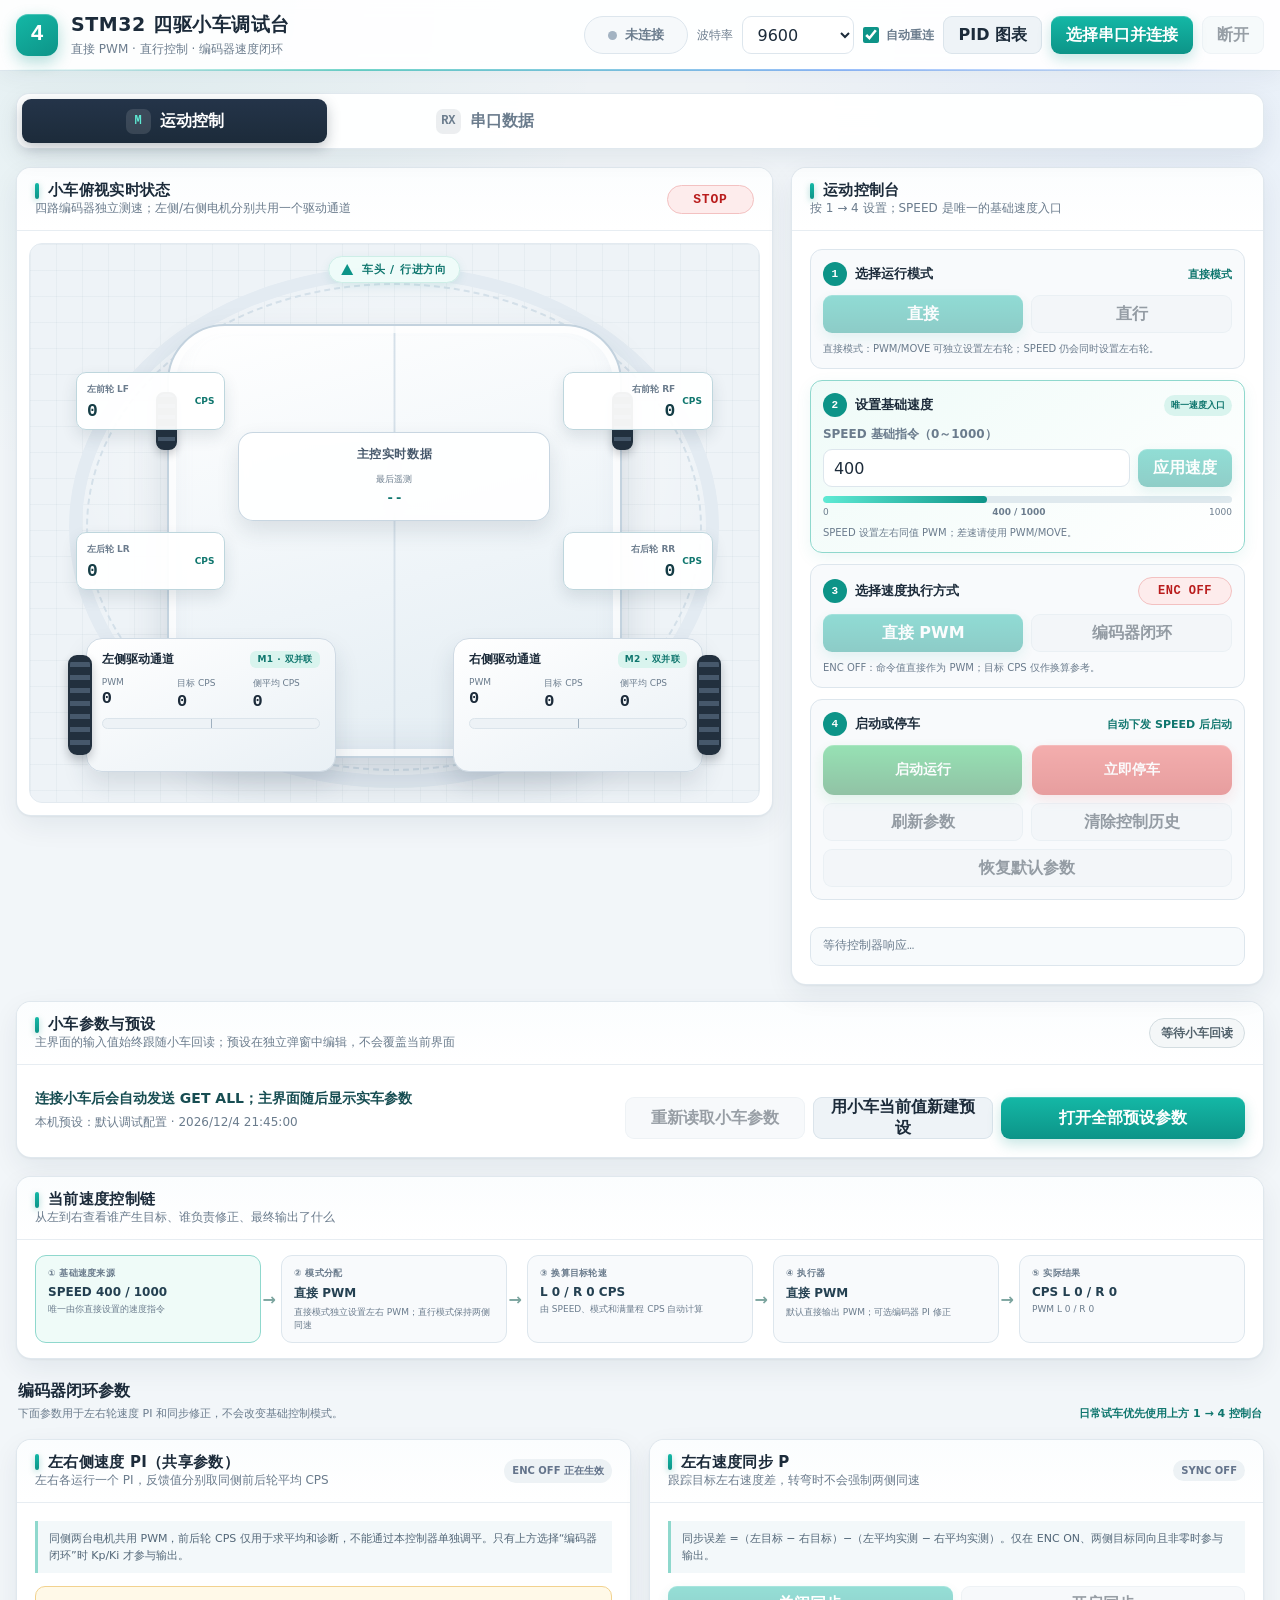
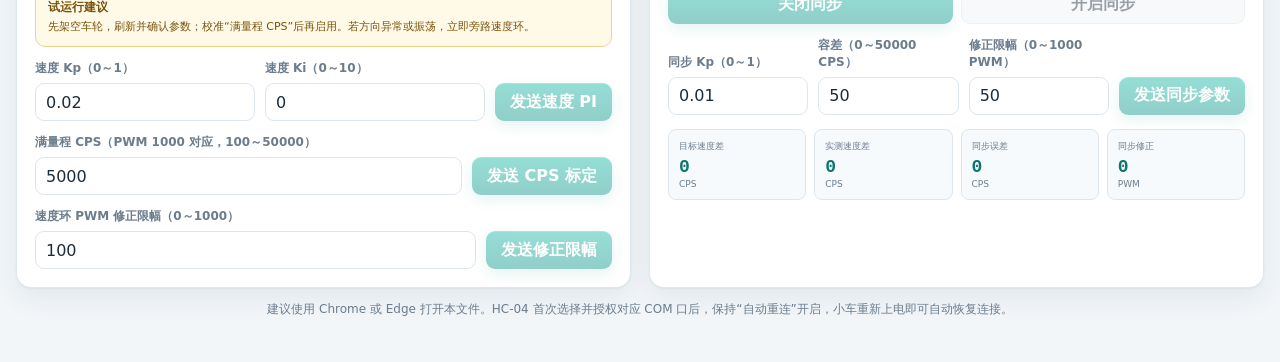
<file: web/index.html>
<!DOCTYPE html>
<html lang="zh-CN">
<head>
    <meta charset="UTF-8">
    <meta name="viewport" content="width=device-width, initial-scale=1.0">
    <title>STM32 四驱小车调试台</title>
    <link rel="stylesheet" href="css/styles.css?v=2">
</head>
<body>
    <header class="app-header">
        <div class="header-inner">
            <div class="brand">
                <div class="brand-mark">4</div>
                <div>
                    <h1>STM32 四驱小车调试台</h1>
                    <p>直接 PWM · 直行控制 · 编码器速度闭环</p>
                </div>
            </div>
            <div class="connection-controls">
                <div id="connectionChip" class="status-chip" aria-live="polite">
                    <span class="status-dot"></span><span id="connectionText">未连接</span>
                </div>
                <label for="baudRate" style="font-size:12px;color:#b8cad5">波特率</label>
                <select id="baudRate" aria-label="串口波特率">
                    <option value="9600" selected>9600</option>
                </select>
                <label class="auto-reconnect-option" for="autoReconnect">
                    <input id="autoReconnect" type="checkbox" checked>
                    <span>自动重连</span>
                </label>
                <button id="openPidChartButton" class="secondary" type="button" title="在独立页面中观察可选遥测曲线">PID 图表</button>
                <button id="connectButton" type="button">选择串口并连接</button>
                <button id="disconnectButton" class="secondary" type="button" disabled>断开</button>
            </div>
        </div>
    </header>

    <main>
        <div id="browserNotice" class="notice" role="alert"></div>

        <nav class="console-tabs" aria-label="调试台页面切换" role="tablist">
            <button id="motionTab" class="console-tab" type="button" role="tab" aria-selected="true" aria-controls="motionPage" data-page="motion">
                <span class="console-tab-icon" aria-hidden="true">M</span><span>运动控制</span>
            </button>
            <button id="serialTab" class="console-tab" type="button" role="tab" aria-selected="false" aria-controls="serialPage" data-page="serial">
                <span class="console-tab-icon" aria-hidden="true">RX</span><span>串口数据</span>
            </button>
        </nav>

        <div id="motionPage" class="console-page" role="tabpanel" aria-labelledby="motionTab" data-console-page="motion">
        <div class="motion-layout">
            <section class="card motion-visual-card">
                <div class="card-head">
                    <div>
                        <h2>小车俯视实时状态</h2>
                        <div class="hint">四路编码器独立测速；左侧/右侧电机分别共用一个驱动通道</div>
                    </div>
                    <div id="runState" class="run-pill">STOP</div>
                </div>
                <div class="card-body motion-visual-body">
                    <div class="car-scene">
                        <div class="car-heading">车头 / 行进方向</div>
                        <div class="car-plan" role="img" aria-label="小车俯视图：左右两侧双电机驱动与四路编码器">
                            <div class="car-chassis"></div>
                            <div class="car-center-console">
                                <h3>主控实时数据</h3>
                                <div class="car-live-stats">
                                    <div class="car-live-stat"><span>最后遥测</span><strong id="telemetryAge">--</strong></div>
                                </div>
                            </div>
                            <div class="wheel-telemetry left-front"><span>左前轮 LF</span><strong id="encoderLeftFront">0</strong><small>CPS</small></div>
                            <div class="wheel-telemetry left-rear"><span>左后轮 LR</span><strong id="encoderLeftRear">0</strong><small>CPS</small></div>
                            <div class="wheel-telemetry right-front"><span>右前轮 RF</span><strong id="encoderRightFront">0</strong><small>CPS</small></div>
                            <div class="wheel-telemetry right-rear"><span>右后轮 RR</span><strong id="encoderRightRear">0</strong><small>CPS</small></div>
                            <div class="car-drive-unit left">
                                <span class="car-wheel" aria-hidden="true"></span>
                                <div class="drive-unit-title"><strong>左侧驱动通道</strong><span>M1 · 双并联</span></div>
                                <div class="drive-unit-values">
                                    <div class="drive-unit-value"><span>PWM</span><strong id="pwmLeft">0</strong></div>
                                    <div class="drive-unit-value"><span>目标 CPS</span><strong id="targetLeft">0</strong></div>
                                    <div class="drive-unit-value"><span>侧平均 CPS</span><strong id="encoderLeft">0</strong></div>
                                </div>
                                <div class="signed-bar" aria-label="左电机 PWM"><span id="pwmLeftBar" class="signed-fill"></span></div>
                            </div>
                            <div class="car-drive-unit right">
                                <span class="car-wheel" aria-hidden="true"></span>
                                <div class="drive-unit-title"><strong>右侧驱动通道</strong><span>M2 · 双并联</span></div>
                                <div class="drive-unit-values">
                                    <div class="drive-unit-value"><span>PWM</span><strong id="pwmRight">0</strong></div>
                                    <div class="drive-unit-value"><span>目标 CPS</span><strong id="targetRight">0</strong></div>
                                    <div class="drive-unit-value"><span>侧平均 CPS</span><strong id="encoderRight">0</strong></div>
                                </div>
                                <div class="signed-bar" aria-label="右电机 PWM"><span id="pwmRightBar" class="signed-fill"></span></div>
                            </div>
                        </div>
                    </div>
                </div>
            </section>

            <section class="card quick-control-card">
                <div class="card-head">
                    <div>
                        <h2>运动控制台</h2>
                        <div class="hint">按 1 → 4 设置；SPEED 是唯一的基础速度入口</div>
                    </div>
                </div>
                <div class="card-body">
                    <div class="control-step">
                        <div class="control-step-head">
                            <div class="control-step-title"><span class="control-step-index">1</span><strong>选择运行模式</strong></div>
                            <span id="driveModeText" class="control-step-state">直接模式</span>
                        </div>
                        <div class="mode-switch">
                        <div class="mode-switch-actions" role="group" aria-label="运行模式切换">
                            <button id="directModeButton" class="secondary active" type="button" aria-pressed="true">直接</button>
                            <button id="straightModeButton" class="secondary" type="button" aria-pressed="false">直行</button>
                        </div>
                        </div>
                        <p id="modeDescription" class="control-step-copy">直接模式：PWM/MOVE 可独立设置左右轮，SPEED 仍会同时设置左右轮。</p>
                    </div>

                    <div class="control-step primary-source">
                        <div class="control-step-head">
                            <div class="control-step-title"><span class="control-step-index">2</span><strong>设置基础速度</strong></div>
                            <span class="source-badge">唯一速度入口</span>
                        </div>
                        <div class="speed-command-row">
                            <div class="field"><label for="speedInput">SPEED 基础指令（0～1000）</label><input id="speedInput" type="number" value="400" min="0" max="1000" step="1"></div>
                            <button id="sendSpeedButton" type="button">应用速度</button>
                        </div>
                        <div class="speed-meter" aria-hidden="true"><span id="speedCommandFill"></span></div>
                        <div class="speed-scale"><span>0</span><strong><span id="baseSpeedDisplay">400</span> / 1000</strong><span>1000</span></div>
                        <p id="speedMeaning" class="control-step-copy">SPEED 在任意模式下设置左右同值 PWM，并在 START 后恢复。</p>
                    </div>

                    <div class="control-step">
                        <div class="control-step-head">
                            <div class="control-step-title"><span class="control-step-index">3</span><strong>选择速度执行方式</strong></div>
                            <div id="encoderLoopState" class="encoder-loop-pill">ENC OFF</div>
                        </div>
                        <div class="encoder-loop-actions">
                            <button id="encoderOffButton" class="secondary active" type="button">直接 PWM</button>
                            <button id="encoderOnButton" class="secondary" type="button">编码器闭环</button>
                        </div>
                        <p id="executionDescription" class="control-step-copy">ENC ON：目标 CPS 由 SPEED、模式和满量程 CPS 自动换算，速度 PI 只修正最终 PWM。</p>
                    </div>

                    <div class="control-step">
                        <div class="control-step-head">
                            <div class="control-step-title"><span class="control-step-index">4</span><strong>启动或停车</strong></div>
                            <span class="control-step-state">自动下发 SPEED 后启动</span>
                        </div>
                        <div class="primary-drive-actions">
                            <button id="startButton" class="start" type="button">启动运行</button>
                            <button id="stopButton" class="danger" type="button">立即停车</button>
                        </div>
                        <div class="secondary-drive-actions">
                            <button id="getAllButton" class="secondary" type="button">刷新参数</button>
                            <button id="resetButton" class="secondary" type="button">清除控制历史</button>
                            <button id="defaultsButton" class="secondary" type="button">恢复默认参数</button>
                        </div>
                    </div>
                    <div id="lastResponse" class="response" aria-live="polite">等待控制器响应…</div>
                </div>
            </section>
        </div>

        <section class="card config-card" aria-labelledby="configCardTitle">
            <div class="card-head config-card-head">
                <div>
                    <h2 id="configCardTitle">小车参数与预设</h2>
                    <div class="hint">主界面的输入值始终跟随小车回读；预设在独立弹窗中编辑，不会覆盖当前界面</div>
                </div>
                <span id="deviceConfigStatusBadge" class="config-status-badge" data-state="waiting">等待小车回读</span>
            </div>
            <div class="card-body config-launch-body">
                <div class="config-storage-copy">
                    <strong id="deviceConfigStatusText">连接小车后会自动发送 GET ALL</strong>
                    <span id="presetSummaryText">尚未读取本机预设。你可以离线打开预设弹窗，设置全部参数并保存。</span>
                </div>
                <div class="config-actions config-launch-actions">
                    <button id="refreshDeviceConfigButton" class="secondary" type="button" disabled>重新读取小车参数</button>
                    <button id="captureCurrentPresetButton" class="secondary" type="button">用小车当前值新建预设</button>
                    <button id="openPresetDialogButton" type="button">打开全部预设参数</button>
                </div>
            </div>
        </section>

        <section class="card control-chain-card">
            <div class="card-head">
                <div><h2>当前速度控制链</h2><div class="hint">从左到右查看谁产生目标、谁负责修正、最终输出了什么</div></div>
            </div>
            <div class="card-body">
                <div class="control-chain" aria-label="速度控制链">
                    <div class="control-chain-node source"><span>① 基础速度来源</span><strong id="chainSpeedValue">SPEED 400 / 1000</strong><small>唯一由你直接设置的速度指令</small></div>
                    <div class="control-chain-node"><span>② 模式分配</span><strong id="controlStrategy">直接 PWM</strong><small>直接模式独立设置左右 PWM；直行模式保持两侧同速</small></div>
                    <div class="control-chain-node"><span>③ 换算目标轮速</span><strong id="chainTargetValue">L 0 / R 0 CPS</strong><small>由 SPEED、模式和满量程 CPS 自动计算</small></div>
                    <div class="control-chain-node"><span>④ 执行器</span><strong id="chainExecutionValue">直接 PWM</strong><small>默认直接输出 PWM；可选编码器 PI 修正</small></div>
                    <div class="control-chain-node"><span>⑤ 实际结果</span><strong id="chainActualValue">CPS L 0 / R 0</strong><small id="chainPwmValue">PWM L 0 / R 0</small></div>
                </div>
            </div>
        </section>

        <div class="advanced-controls-heading">
            <div><h2>编码器闭环参数</h2><p>下面参数用于左右轮速度 PI 和同步修正，不会改变基础控制模式。</p></div>
            <strong>日常试车优先使用上方 1 → 4 控制台</strong>
        </div>

        <div class="grid control-grid">
            <section class="card">
                <div class="card-head">
                    <div><h2>左右侧速度 PI（共享参数）</h2><div class="hint">左右各运行一个 PI，反馈值分别取同侧前后轮平均 CPS</div></div>
                    <span id="encoderParameterScope" class="scope-badge">ENC OFF 正在生效</span>
                </div>
                <div class="card-body">
                    <div class="context-note">同侧两台电机共用 PWM，前后轮 CPS 仅用于求平均和诊断，不能通过本控制器单独调平。只有上方选择“编码器闭环”时 Kp/Ki 才参与输出。</div>
                    <div class="encoder-loop-note">
                        <strong>试运行建议</strong>
                        先架空车轮，刷新并确认参数；校准“满量程 CPS”后再启用。若方向异常或振荡，立即旁路速度环。
                    </div>
                    <div class="command-row encoder-gain-row">
                        <div class="field"><label for="encoderKpInput">速度 Kp（0～1）</label><input id="encoderKpInput" type="number" value="0.02" min="0" max="1" step="0.001"></div>
                        <div class="field"><label for="encoderKiInput">速度 Ki（0～10）</label><input id="encoderKiInput" type="number" value="0" min="0" max="10" step="0.01"></div>
                        <button id="sendEncoderPidButton" type="button">发送速度 PI</button>
                    </div>
                    <div class="command-row single-command" style="margin-top:13px">
                        <div class="field"><label for="encoderFullScaleInput">满量程 CPS（PWM 1000 对应，100～50000）</label><input id="encoderFullScaleInput" type="number" value="5000" min="100" max="50000" step="1"></div>
                        <button id="sendEncoderCpsButton" type="button">发送 CPS 标定</button>
                    </div>
                    <div class="command-row single-command" style="margin-top:13px">
                        <div class="field"><label for="encoderLimitInput">速度环 PWM 修正限幅（0～1000）</label><input id="encoderLimitInput" type="number" value="100" min="0" max="1000" step="1"></div>
                        <button id="sendEncoderLimitButton" type="button">发送修正限幅</button>
                    </div>
                </div>
            </section>

            <section class="card sync-control-card">
                <div class="card-head">
                    <div><h2>左右速度同步 P</h2><div class="hint">跟踪目标左右速度差，转弯时不会强制两侧同速</div></div>
                    <span id="encoderSyncScope" class="scope-badge">SYNC OFF</span>
                </div>
                <div class="card-body">
                    <div class="context-note">同步误差 =（左目标 − 右目标）−（左平均实测 − 右平均实测）。仅在 ENC ON、两侧目标同向且非零时参与输出。</div>
                    <div class="encoder-loop-actions sync-loop-actions" role="group" aria-label="左右速度同步开关">
                        <button id="encoderSyncOffButton" class="secondary active" type="button" aria-pressed="true">关闭同步</button>
                        <button id="encoderSyncOnButton" class="secondary" type="button" aria-pressed="false">开启同步</button>
                    </div>
                    <div class="command-row sync-gain-row">
                        <div class="field"><label for="encoderSyncKpInput">同步 Kp（0～1）</label><input id="encoderSyncKpInput" type="number" value="0.01" min="0" max="1" step="0.001"></div>
                        <div class="field"><label for="encoderSyncToleranceInput">容差（0～50000 CPS）</label><input id="encoderSyncToleranceInput" type="number" value="50" min="0" max="50000" step="1"></div>
                        <div class="field"><label for="encoderSyncLimitInput">修正限幅（0～1000 PWM）</label><input id="encoderSyncLimitInput" type="number" value="50" min="0" max="1000" step="1"></div>
                        <button id="sendEncoderSyncButton" type="button">发送同步参数</button>
                    </div>
                    <div class="sync-runtime-grid" aria-label="同步控制实时状态">
                        <div><span>目标速度差</span><strong id="encoderTargetDiff">0</strong><small>CPS</small></div>
                        <div><span>实测速度差</span><strong id="encoderMeasuredDiff">0</strong><small>CPS</small></div>
                        <div><span>同步误差</span><strong id="encoderSyncError">0</strong><small>CPS</small></div>
                        <div><span>同步修正</span><strong id="encoderSyncCorrection">0</strong><small>PWM</small></div>
                    </div>
                </div>
            </section>

        </div>
        </div>

        <div id="serialPage" class="console-page" role="tabpanel" aria-labelledby="serialTab" data-console-page="serial" hidden>
        <section class="card log-card">
            <div class="card-head">
                <div><h2>串口原始数据</h2><div class="hint">每行带本机时间戳；最多保留最近 300 行</div></div>
                <div class="log-toolbar"><span id="logCount" class="log-count">0 行</span><button id="clearLogButton" class="secondary small" type="button">清空日志</button></div>
            </div>
            <div id="terminal" class="terminal" aria-live="polite" aria-label="串口收发日志"></div>
            <div class="card-body">
                <div class="command-row single-command">
                    <div class="field"><label for="manualCommand">手工命令（例如 HELP、GET ALL、MODE STRAIGHT、ENC ON）</label><input id="manualCommand" type="text" autocomplete="off" placeholder="输入命令，按 Enter 发送"></div>
                    <button id="sendManualButton" type="button">发送命令</button>
                </div>
                <div class="actions">
                    <button class="secondary small quick-command" type="button" data-command="HELP">HELP</button>
                    <button class="secondary small quick-command" type="button" data-command="GET ALL">GET ALL</button>
                </div>
            </div>
        </section>
        </div>

        <div class="footer-note">建议使用 Chrome 或 Edge 打开本文件。HC-04 首次选择并授权对应 COM 口后，保持“自动重连”开启，小车重新上电即可自动恢复连接。</div>
    </main>

    <div id="presetDialogBackdrop" class="preset-dialog-backdrop" hidden>
        <section id="presetDialog" class="preset-dialog" role="dialog" aria-modal="true" aria-labelledby="presetDialogTitle" tabindex="-1">
            <header class="preset-dialog-header">
                <div>
                    <h2 id="presetDialogTitle">全部预设参数</h2>
                    <p>这里的值是独立预设，不会在关闭弹窗时覆盖主界面。运行/停车状态不保存。</p>
                </div>
                <button id="closePresetDialogButton" class="secondary preset-close-button" type="button" aria-label="关闭预设对话框">关闭</button>
            </header>

            <div class="preset-dialog-body">
                <div class="preset-dialog-status">
                    <span id="presetStatusBadge" class="config-status-badge" data-state="saved">本机已保存</span>
                    <div><strong id="presetStatusText">正在读取本机预设</strong><span id="presetStatusDetail">请稍候…</span></div>
                </div>

                <div class="preset-section-grid">
                    <fieldset class="preset-form-section preset-section-wide">
                        <legend>基本设置</legend>
                        <div class="preset-fields four-columns">
                            <div class="field preset-name-field"><label for="presetNameInput">预设名称</label><input id="presetNameInput" type="text" value="默认调试配置" maxlength="80" autocomplete="off"></div>
                            <div class="field"><label for="presetBaudRateSelect">串口波特率</label><select id="presetBaudRateSelect"><option value="9600" selected>9600</option></select></div>
                            <div class="field"><label for="presetAutoReconnectSelect">自动重连</label><select id="presetAutoReconnectSelect"><option value="on" selected>开启</option><option value="off">关闭</option></select></div>
                            <div class="field"><label for="presetDriveModeSelect">运行模式</label><select id="presetDriveModeSelect"><option value="direct" selected>直接模式</option><option value="straight">直行模式</option></select></div>
                            <div class="field"><label for="presetSpeedInput">基础速度 SPEED（0～1000）</label><input id="presetSpeedInput" type="number" value="400" min="0" max="1000" step="1"></div>
                        </div>
                    </fieldset>

                    <fieldset class="preset-form-section">
                        <legend>编码器速度闭环</legend>
                        <div class="preset-fields two-columns">
                            <div class="field"><label for="presetEncoderEnabledSelect">编码器闭环</label><select id="presetEncoderEnabledSelect"><option value="on">开启</option><option value="off" selected>关闭（H 题外环基线）</option></select></div>
                            <div class="field"><label for="presetEncoderKpInput">速度 Kp（0～1）</label><input id="presetEncoderKpInput" type="number" value="0.02" min="0" max="1" step="0.001"></div>
                            <div class="field"><label for="presetEncoderKiInput">速度 Ki（0～10）</label><input id="presetEncoderKiInput" type="number" value="0" min="0" max="10" step="0.01"></div>
                            <div class="field"><label for="presetEncoderFullScaleInput">满量程 CPS（100～50000）</label><input id="presetEncoderFullScaleInput" type="number" value="5000" min="100" max="50000" step="1"></div>
                            <div class="field"><label for="presetEncoderLimitInput">PWM 修正限幅（0～1000）</label><input id="presetEncoderLimitInput" type="number" value="100" min="0" max="1000" step="1"></div>
                        </div>
                    </fieldset>

                    <fieldset class="preset-form-section">
                        <legend>左右速度同步 P</legend>
                        <div class="preset-fields two-columns">
                            <div class="field"><label for="presetEncoderSyncEnabledSelect">同步控制</label><select id="presetEncoderSyncEnabledSelect"><option value="on">开启</option><option value="off" selected>关闭</option></select></div>
                            <div class="field"><label for="presetEncoderSyncKpInput">同步 Kp（0～1）</label><input id="presetEncoderSyncKpInput" type="number" value="0.01" min="0" max="1" step="0.001"></div>
                            <div class="field"><label for="presetEncoderSyncToleranceInput">容差（0～50000 CPS）</label><input id="presetEncoderSyncToleranceInput" type="number" value="50" min="0" max="50000" step="1"></div>
                            <div class="field"><label for="presetEncoderSyncLimitInput">修正限幅（0～1000 PWM）</label><input id="presetEncoderSyncLimitInput" type="number" value="50" min="0" max="1000" step="1"></div>
                        </div>
                    </fieldset>

                </div>
            </div>

            <footer class="preset-dialog-footer">
                <div class="preset-file-actions">
                    <button id="loadCurrentIntoPresetButton" class="secondary" type="button">从小车当前值载入</button>
                    <button id="savePresetButton" class="secondary" type="button">保存到本机</button>
                    <button id="exportPresetButton" class="secondary" type="button">导出 JSON</button>
                    <button id="importPresetButton" class="secondary" type="button">导入 JSON</button>
                    <input id="presetFileInput" class="visually-hidden" type="file" accept="application/json,.json">
                </div>
                <div id="presetApplyProgress" class="config-progress" hidden aria-live="polite">
                    <div class="config-progress-track"><span id="presetApplyProgressFill"></span></div>
                    <span id="presetApplyProgressText">等待下发</span>
                </div>
                <button id="applyPresetButton" type="button">保存并安全下发到小车</button>
            </footer>
        </section>
    </div>

    <div id="commandToastStack" class="command-toast-stack" aria-live="polite" aria-label="小车指令状态"></div>

    <script src="js/state.js"></script>
    <script src="js/ui.js"></script>
    <script src="js/telemetry.js"></script>
    <script src="js/serial.js"></script>
    <script src="js/config.js"></script>
    <script src="js/controls.js"></script>
    <script src="js/bootstrap.js"></script>
</body>
</html>
</file>
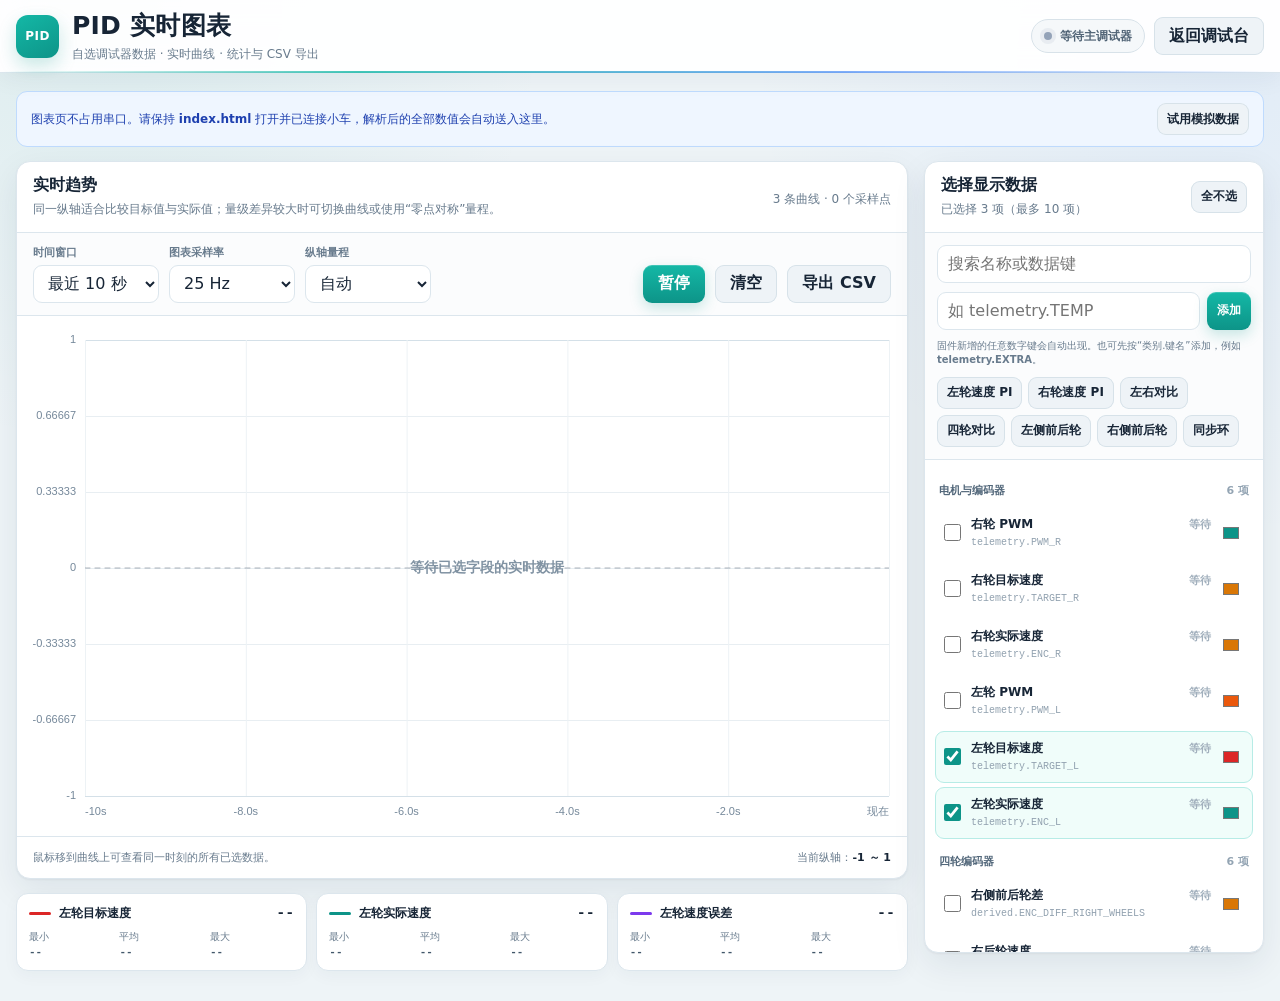
<file: web/PidChart.html>
<!DOCTYPE html>
<html lang="zh-CN">
<head>
    <meta charset="UTF-8">
    <meta name="viewport" content="width=device-width, initial-scale=1.0">
    <title>PID 实时图表 · STM32 四驱调试台</title>
    <style>
        :root {
            --ink: #172536;
            --muted: #687b8d;
            --line: #dce6ed;
            --panel: #ffffff;
            --canvas: #eef4f7;
            --navy: #172238;
            --teal: #0d9488;
            --teal-dark: #0f766e;
            --green: #16a34a;
            --amber: #d97706;
            --red: #dc2626;
            --shadow: 0 1px 2px rgba(16, 42, 67, 0.05), 0 12px 34px rgba(16, 42, 67, 0.08);
        }

        * { box-sizing: border-box; }

        body {
            margin: 0;
            min-width: 320px;
            color: var(--ink);
            background:
                radial-gradient(circle at 8% 0%, rgba(13, 148, 136, 0.08), transparent 28rem),
                radial-gradient(circle at 96% 6%, rgba(59, 130, 246, 0.07), transparent 30rem),
                var(--canvas);
            font-family: "Microsoft YaHei", "PingFang SC", system-ui, -apple-system, sans-serif;
        }

        button, input, select { font: inherit; }

        button {
            min-height: 38px;
            padding: 0 15px;
            border: 0;
            border-radius: 9px;
            color: #fff;
            background: linear-gradient(180deg, #14b8a6, #0d9488);
            box-shadow: 0 5px 14px rgba(13, 148, 136, 0.22), inset 0 1px 0 rgba(255, 255, 255, 0.18);
            font-weight: 700;
            cursor: pointer;
            transition: transform 120ms ease, filter 140ms ease, opacity 120ms ease;
        }

        button:hover:not(:disabled) { filter: brightness(1.05); transform: translateY(-1px); }
        button:active:not(:disabled) { transform: translateY(0); }
        button:disabled { cursor: not-allowed; opacity: 0.45; }
        button.secondary { color: var(--ink); background: #eef3f7; box-shadow: inset 0 0 0 1px #d7e2e9; }
        button.danger { background: linear-gradient(180deg, #ef5350, #d32f2f); box-shadow: 0 5px 14px rgba(220, 38, 38, 0.2); }
        button.small { min-height: 32px; padding: 0 10px; font-size: 12px; }
        button:focus-visible, input:focus-visible, select:focus-visible { outline: 2px solid rgba(13, 148, 136, 0.55); outline-offset: 2px; }

        input, select {
            height: 38px;
            min-width: 0;
            border: 1px solid var(--line);
            border-radius: 9px;
            padding: 0 10px;
            color: var(--ink);
            background: #fff;
            outline: none;
        }

        input:focus, select:focus { border-color: var(--teal); box-shadow: 0 0 0 3px rgba(13, 148, 136, 0.12); }

        .app-header {
            position: sticky;
            top: 0;
            z-index: 20;
            color: var(--ink);
            background: rgba(255, 255, 255, 0.94);
            border-bottom: 1px solid var(--line);
            box-shadow: 0 6px 24px rgba(16, 42, 67, 0.05);
            backdrop-filter: blur(12px);
        }

        .app-header::after {
            content: "";
            position: absolute;
            left: 0;
            right: 0;
            bottom: -1px;
            height: 2px;
            background: linear-gradient(90deg, transparent, rgba(20, 184, 166, 0.8) 28%, rgba(59, 130, 246, 0.65) 66%, transparent);
        }

        .header-inner {
            width: min(1720px, calc(100% - 32px));
            min-height: 72px;
            margin: 0 auto;
            display: flex;
            align-items: center;
            justify-content: space-between;
            gap: 18px;
        }

        .brand { display: flex; align-items: center; gap: 13px; min-width: 0; }
        .brand-mark {
            width: 43px;
            height: 43px;
            flex: 0 0 auto;
            display: grid;
            place-items: center;
            border-radius: 12px;
            color: #fff;
            background: linear-gradient(150deg, #14b8a6, #0d9488);
            box-shadow: 0 8px 18px rgba(13, 148, 136, 0.22);
            font: 800 12px/1 system-ui, sans-serif;
            letter-spacing: 0.04em;
        }

        .brand h1 { margin: 0; font-size: clamp(18px, 2vw, 25px); letter-spacing: 0.01em; }
        .brand p { margin: 4px 0 0; color: var(--muted); font-size: 12px; }
        .header-actions { display: flex; align-items: center; justify-content: flex-end; gap: 9px; flex-wrap: wrap; }

        .status-pill {
            min-height: 34px;
            display: inline-flex;
            align-items: center;
            gap: 8px;
            padding: 0 12px;
            border: 1px solid #d8e2e9;
            border-radius: 999px;
            color: #526577;
            background: #f5f8fa;
            font-size: 12px;
            font-weight: 700;
        }

        .status-dot { width: 8px; height: 8px; border-radius: 50%; background: #94a3b8; box-shadow: 0 0 0 4px rgba(148, 163, 184, 0.14); }
        .status-pill.live { color: #047857; border-color: #a7f3d0; background: #ecfdf5; }
        .status-pill.live .status-dot { background: #10b981; box-shadow: 0 0 0 4px rgba(16, 185, 129, 0.14); animation: pulse 1.8s infinite; }
        .status-pill.waiting { color: #a15c05; border-color: #fde68a; background: #fffbeb; }
        .status-pill.waiting .status-dot { background: #f59e0b; box-shadow: 0 0 0 4px rgba(245, 158, 11, 0.13); }
        .status-pill.demo { color: #1d4ed8; border-color: #bfdbfe; background: #eff6ff; }
        .status-pill.demo .status-dot { background: #3b82f6; box-shadow: 0 0 0 4px rgba(59, 130, 246, 0.13); animation: pulse 1.8s infinite; }

        @keyframes pulse { 50% { opacity: 0.55; transform: scale(0.82); } }

        main {
            width: min(1720px, calc(100% - 32px));
            margin: 18px auto 30px;
        }

        .workspace { display: grid; grid-template-columns: minmax(0, 1fr) 340px; gap: 16px; align-items: start; }
        .main-column { min-width: 0; display: grid; gap: 14px; }
        .card { border: 1px solid var(--line); border-radius: 14px; background: var(--panel); box-shadow: var(--shadow); overflow: hidden; }
        .card-head { min-height: 60px; padding: 13px 16px; display: flex; align-items: center; justify-content: space-between; gap: 12px; border-bottom: 1px solid var(--line); }
        .card-head h2 { margin: 0; font-size: 16px; }
        .hint { margin-top: 4px; color: var(--muted); font-size: 12px; line-height: 1.55; }

        .toolbar { padding: 12px 16px; display: flex; align-items: end; gap: 10px; flex-wrap: wrap; border-bottom: 1px solid var(--line); background: #fbfcfd; }
        .toolbar-field { display: grid; gap: 5px; }
        .toolbar-field label { color: var(--muted); font-size: 11px; font-weight: 700; }
        .toolbar-field select { width: 126px; }
        .toolbar-field.compact input { width: 90px; }
        .toolbar-spacer { flex: 1 1 20px; }
        .manual-range { display: none; align-items: end; gap: 8px; }
        .manual-range.show { display: flex; }

        .chart-wrap {
            position: relative;
            min-height: 520px;
            background:
                linear-gradient(180deg, rgba(13, 148, 136, 0.025), transparent 34%),
                #fff;
        }

        #pidCanvas { width: 100%; height: 520px; display: block; touch-action: none; }
        .chart-tooltip {
            position: absolute;
            z-index: 5;
            min-width: 190px;
            max-width: 310px;
            padding: 9px 11px;
            border: 1px solid rgba(203, 213, 225, 0.92);
            border-radius: 9px;
            color: #e5edf5;
            background: rgba(23, 34, 56, 0.94);
            box-shadow: 0 10px 24px rgba(15, 23, 42, 0.24);
            pointer-events: none;
            font-size: 11px;
            line-height: 1.55;
            transform: translate(12px, -50%);
        }
        .chart-tooltip[hidden] { display: none; }
        .tooltip-time { margin-bottom: 4px; color: #9fb3c8; }
        .tooltip-row { display: grid; grid-template-columns: 9px minmax(0, 1fr) auto; gap: 7px; align-items: center; }
        .tooltip-color { width: 7px; height: 7px; border-radius: 50%; }
        .tooltip-label { overflow: hidden; text-overflow: ellipsis; white-space: nowrap; }
        .tooltip-value { color: #fff; font-family: Consolas, monospace; font-weight: 700; }

        .chart-footer { min-height: 42px; padding: 9px 16px; display: flex; align-items: center; justify-content: space-between; gap: 12px; border-top: 1px solid var(--line); color: var(--muted); font-size: 11px; }
        .chart-footer strong { color: var(--ink); }

        .legend { display: grid; grid-template-columns: repeat(auto-fit, minmax(210px, 1fr)); gap: 9px; }
        .legend-empty { padding: 18px; border: 1px dashed #cddae3; border-radius: 12px; color: var(--muted); background: rgba(255, 255, 255, 0.55); text-align: center; font-size: 12px; }
        .legend-card { padding: 11px 12px; border: 1px solid var(--line); border-radius: 12px; background: #fff; box-shadow: 0 5px 16px rgba(16, 42, 67, 0.04); }
        .legend-title { display: flex; align-items: center; gap: 8px; min-width: 0; }
        .legend-line { width: 22px; height: 3px; flex: 0 0 auto; border-radius: 4px; }
        .legend-name { min-width: 0; overflow: hidden; text-overflow: ellipsis; white-space: nowrap; font-size: 12px; font-weight: 800; }
        .legend-current { margin-left: auto; font: 800 15px/1 Consolas, monospace; }
        .legend-stats { margin-top: 8px; display: grid; grid-template-columns: repeat(3, 1fr); gap: 6px; color: var(--muted); font-size: 10px; }
        .legend-stats strong { display: block; margin-top: 2px; color: #42576a; font: 700 11px/1.2 Consolas, monospace; }

        .sidebar { position: sticky; top: 90px; max-height: calc(100vh - 108px); display: flex; flex-direction: column; }
        .sidebar .card-head { flex: 0 0 auto; }
        .sidebar-controls { flex: 0 0 auto; padding: 12px; display: grid; gap: 9px; border-bottom: 1px solid var(--line); background: #fbfcfd; }
        .search-input { width: 100%; }
        .custom-row { display: grid; grid-template-columns: minmax(0, 1fr) auto; gap: 7px; }
        .custom-help { color: var(--muted); font-size: 10px; line-height: 1.45; }
        .preset-row { display: flex; flex-wrap: wrap; gap: 6px; }
        .field-list { min-height: 180px; padding: 8px 10px 14px; overflow: auto; }
        .field-group { margin-top: 10px; }
        .field-group-title { padding: 5px 4px; display: flex; align-items: center; justify-content: space-between; gap: 8px; color: #52677a; font-size: 11px; font-weight: 800; }
        .field-group-title span:last-child { color: #93a4b3; font-weight: 600; }
        .field-row {
            min-height: 52px;
            margin: 4px 0;
            padding: 7px 8px;
            display: grid;
            grid-template-columns: 19px minmax(0, 1fr) 25px;
            gap: 8px;
            align-items: center;
            border: 1px solid transparent;
            border-radius: 9px;
            transition: background 120ms ease, border-color 120ms ease;
        }
        .field-row:hover { background: #f4f8fa; border-color: #e0e9ef; }
        .field-row.selected { background: #f0fdfa; border-color: #b7ece6; }
        .field-row.waiting .field-value { color: #a2b0bd; }
        .field-check { width: 17px; height: 17px; margin: 0; accent-color: var(--teal); }
        .field-copy { min-width: 0; }
        .field-name-line { display: flex; align-items: baseline; justify-content: space-between; gap: 7px; }
        .field-name { min-width: 0; overflow: hidden; text-overflow: ellipsis; white-space: nowrap; font-size: 12px; font-weight: 700; }
        .field-value { flex: 0 0 auto; color: var(--teal-dark); font: 700 11px/1 Consolas, monospace; }
        .field-key { margin-top: 4px; overflow: hidden; text-overflow: ellipsis; white-space: nowrap; color: #91a1af; font: 10px/1.2 Consolas, monospace; }
        .field-color { width: 24px; height: 24px; padding: 2px; border: 0; border-radius: 6px; background: transparent; cursor: pointer; }
        .empty-fields { padding: 26px 8px; color: var(--muted); text-align: center; font-size: 12px; line-height: 1.6; }

        .notice {
            margin-bottom: 14px;
            padding: 11px 14px;
            display: flex;
            align-items: center;
            justify-content: space-between;
            gap: 12px;
            border: 1px solid #bfdbfe;
            border-radius: 11px;
            color: #1e40af;
            background: #eff6ff;
            font-size: 12px;
            line-height: 1.55;
        }

        .toast {
            position: fixed;
            left: 50%;
            bottom: 22px;
            z-index: 50;
            max-width: min(520px, calc(100% - 32px));
            padding: 10px 15px;
            border-radius: 999px;
            color: #fff;
            background: rgba(23, 34, 56, 0.94);
            box-shadow: 0 12px 28px rgba(15, 23, 42, 0.28);
            font-size: 12px;
            transform: translate(-50%, 18px);
            opacity: 0;
            pointer-events: none;
            transition: opacity 160ms ease, transform 160ms ease;
        }
        .toast.show { opacity: 1; transform: translate(-50%, 0); }

        @media (max-width: 1100px) {
            .workspace { grid-template-columns: 1fr; }
            .sidebar { position: static; max-height: none; }
            .field-list { max-height: 430px; }
        }

        @media (max-width: 720px) {
            .header-inner { width: min(100% - 20px, 1720px); padding: 10px 0; align-items: flex-start; flex-direction: column; }
            .header-actions { width: 100%; justify-content: flex-start; }
            main { width: min(100% - 20px, 1720px); margin-top: 10px; }
            .chart-wrap { min-height: 410px; }
            #pidCanvas { height: 410px; }
            .toolbar { align-items: stretch; }
            .toolbar-field { flex: 1 1 120px; }
            .toolbar-field select, .toolbar-field.compact input { width: 100%; }
            .toolbar-spacer { display: none; }
            .toolbar > button { flex: 1 1 110px; }
            .manual-range.show { width: 100%; }
            .manual-range .toolbar-field { flex: 1 1 0; }
            .chart-footer { align-items: flex-start; flex-direction: column; }
        }

        @media (prefers-reduced-motion: reduce) {
            .status-pill.live .status-dot, .status-pill.demo .status-dot { animation: none; }
        }
    </style>
</head>
<body>
    <header class="app-header">
        <div class="header-inner">
            <div class="brand">
                <div class="brand-mark">PID</div>
                <div>
                    <h1>PID 实时图表</h1>
                    <p>自选调试器数据 · 实时曲线 · 统计与 CSV 导出</p>
                </div>
            </div>
            <div class="header-actions">
                <div id="sourceStatus" class="status-pill waiting" aria-live="polite"><span class="status-dot"></span><span id="sourceStatusText">等待主调试器</span></div>
                <button id="backButton" class="secondary" type="button">返回调试台</button>
            </div>
        </div>
    </header>

    <main>
        <div class="notice">
            <span>图表页不占用串口。请保持 <strong>index.html</strong> 打开并已连接小车，解析后的全部数值会自动送入这里。</span>
            <button id="demoButton" class="small secondary" type="button">试用模拟数据</button>
        </div>

        <div class="workspace">
            <div class="main-column">
                <section class="card">
                    <div class="card-head">
                        <div>
                            <h2>实时趋势</h2>
                            <div class="hint">同一纵轴适合比较目标值与实际值；量级差异较大时可切换曲线或使用“零点对称”量程。</div>
                        </div>
                        <span id="sampleSummary" class="hint">0 条曲线</span>
                    </div>
                    <div class="toolbar">
                        <div class="toolbar-field">
                            <label for="timeWindow">时间窗口</label>
                            <select id="timeWindow">
                                <option value="5">最近 5 秒</option>
                                <option value="10" selected>最近 10 秒</option>
                                <option value="30">最近 30 秒</option>
                                <option value="60">最近 60 秒</option>
                                <option value="120">最近 120 秒</option>
                            </select>
                        </div>
                        <div class="toolbar-field">
                            <label for="sampleRate">图表采样率</label>
                            <select id="sampleRate">
                                <option value="10">10 Hz</option>
                                <option value="25" selected>25 Hz</option>
                                <option value="50">50 Hz</option>
                            </select>
                        </div>
                        <div class="toolbar-field">
                            <label for="scaleMode">纵轴量程</label>
                            <select id="scaleMode">
                                <option value="auto" selected>自动</option>
                                <option value="symmetric">零点对称</option>
                                <option value="fixed">手动固定</option>
                            </select>
                        </div>
                        <div id="manualRange" class="manual-range">
                            <div class="toolbar-field compact"><label for="yMin">最小值</label><input id="yMin" type="number" value="-1000" step="any"></div>
                            <div class="toolbar-field compact"><label for="yMax">最大值</label><input id="yMax" type="number" value="1000" step="any"></div>
                        </div>
                        <div class="toolbar-spacer"></div>
                        <button id="pauseButton" type="button">暂停</button>
                        <button id="clearButton" class="secondary" type="button">清空</button>
                        <button id="exportButton" class="secondary" type="button">导出 CSV</button>
                    </div>
                    <div id="chartWrap" class="chart-wrap">
                        <canvas id="pidCanvas" aria-label="PID 实时数据折线图"></canvas>
                        <div id="chartTooltip" class="chart-tooltip" hidden></div>
                    </div>
                    <div class="chart-footer">
                        <span>鼠标移到曲线上可查看同一时刻的所有已选数据。</span>
                        <span>当前纵轴：<strong id="axisSummary">--</strong></span>
                    </div>
                </section>

                <section>
                    <div id="legend" class="legend"><div class="legend-empty">从右侧选择数据后，这里会显示当前值、最小值、最大值和平均值。</div></div>
                </section>
            </div>

            <aside class="card sidebar">
                <div class="card-head">
                    <div>
                        <h2>选择显示数据</h2>
                        <div id="selectedCount" class="hint">已选择 0 项</div>
                    </div>
                    <button id="deselectAllButton" class="small secondary" type="button">全不选</button>
                </div>
                <div class="sidebar-controls">
                    <input id="fieldSearch" class="search-input" type="search" placeholder="搜索名称或数据键" aria-label="搜索数据字段">
                    <div class="custom-row">
                        <input id="customField" type="text" placeholder="如 telemetry.TEMP" aria-label="自定义数据键">
                        <button id="addCustomButton" class="small" type="button">添加</button>
                    </div>
                    <div class="custom-help">固件新增的任意数字键会自动出现。也可先按“类别.键名”添加，例如 <strong>telemetry.EXTRA</strong>。</div>
                    <div class="preset-row" aria-label="PID 曲线预设">
                        <button class="small secondary preset-button" type="button" data-preset="leftSpeed">左轮速度 PI</button>
                        <button class="small secondary preset-button" type="button" data-preset="rightSpeed">右轮速度 PI</button>
                        <button class="small secondary preset-button" type="button" data-preset="compare">左右对比</button>
                        <button class="small secondary preset-button" type="button" data-preset="fourWheels">四轮对比</button>
                        <button class="small secondary preset-button" type="button" data-preset="leftWheels">左侧前后轮</button>
                        <button class="small secondary preset-button" type="button" data-preset="rightWheels">右侧前后轮</button>
                        <button class="small secondary preset-button" type="button" data-preset="sync">同步环</button>
                    </div>
                </div>
                <div id="fieldList" class="field-list"></div>
            </aside>
        </div>
    </main>

    <div id="toast" class="toast" role="status" aria-live="polite"></div>

    <script>
        "use strict";

        const CHANNEL_NAME = "ugv-debugger-pid-chart-v1";
        const STORAGE_KEY = "ugvDebugger.pidChart.settings.v1";
        const MAX_HISTORY_MS = 120000;
        const MAX_SELECTED_FIELDS = 10;
        const COLOR_PALETTE = ["#0d9488", "#2563eb", "#dc2626", "#d97706", "#7c3aed", "#0891b2", "#db2777", "#65a30d", "#475569", "#ea580c"];

        const FIELD_INFO = {
            "telemetry.PWM_L": { label: "左轮 PWM", group: "电机与编码器", unit: "" },
            "telemetry.PWM_R": { label: "右轮 PWM", group: "电机与编码器", unit: "" },
            "telemetry.ENC_L": { label: "左轮实际速度", group: "电机与编码器", unit: "CPS" },
            "telemetry.ENC_R": { label: "右轮实际速度", group: "电机与编码器", unit: "CPS" },
            "telemetry.ENC_LF": { label: "左前轮速度", group: "四轮编码器", unit: "CPS" },
            "telemetry.ENC_LR": { label: "左后轮速度", group: "四轮编码器", unit: "CPS" },
            "telemetry.ENC_RF": { label: "右前轮速度", group: "四轮编码器", unit: "CPS" },
            "telemetry.ENC_RR": { label: "右后轮速度", group: "四轮编码器", unit: "CPS" },
            "telemetry.TARGET_L": { label: "左轮目标速度", group: "电机与编码器", unit: "CPS" },
            "telemetry.TARGET_R": { label: "右轮目标速度", group: "电机与编码器", unit: "CPS" },
            "derived.ENC_ERROR_L": { label: "左轮速度误差", group: "PID 派生量", unit: "CPS" },
            "derived.ENC_ERROR_R": { label: "右轮速度误差", group: "PID 派生量", unit: "CPS" },
            "derived.ENC_AVG": { label: "左右轮平均速度", group: "PID 派生量", unit: "CPS" },
            "derived.ENC_DIFF": { label: "左右轮速度差", group: "PID 派生量", unit: "CPS" },
            "derived.TARGET_DIFF": { label: "左右目标速度差", group: "同步控制", unit: "CPS" },
            "derived.ENC_DIFF_LEFT_WHEELS": { label: "左侧前后轮差", group: "四轮编码器", unit: "CPS" },
            "derived.ENC_DIFF_RIGHT_WHEELS": { label: "右侧前后轮差", group: "四轮编码器", unit: "CPS" },
            "telemetry.ENC_SYNC_DIFF": { label: "左右同步误差", group: "同步控制", unit: "CPS" },
            "telemetry.ENC_SYNC_PWM": { label: "同步 PWM 修正", group: "同步控制", unit: "PWM" },
            "telemetry.ENC_SYNC_ACTIVE": { label: "同步环活动状态", group: "同步控制", unit: "" },
            "derived.TARGET_AVG": { label: "左右轮平均目标", group: "PID 派生量", unit: "CPS" },
            "derived.PWM_AVG": { label: "左右轮平均 PWM", group: "PID 派生量", unit: "" },
            "derived.PWM_DIFF": { label: "左右轮 PWM 差", group: "PID 派生量", unit: "" },
            "telemetry.RUN": { label: "运行状态", group: "运行状态", unit: "" },
            "telemetry.DRIVE_MODE": { label: "驱动模式", group: "运行状态", unit: "" },
            "telemetry.ENCODER_CLOSED": { label: "编码器闭环状态", group: "运行状态", unit: "" },
            "state.SPEED": { label: "基础速度指令", group: "控制参数", unit: "" },
            "state.ENC_KP": { label: "编码器 Kp", group: "控制参数", unit: "" },
            "state.ENC_KI": { label: "编码器 Ki", group: "控制参数", unit: "" },
            "state.ENC_LIMIT": { label: "编码器输出限幅", group: "控制参数", unit: "" },
            "state.ENC_SYNC_ENABLED": { label: "同步功能开关", group: "控制参数", unit: "" },
            "state.ENC_SYNC_KP": { label: "同步 Kp", group: "控制参数", unit: "" },
            "state.ENC_SYNC_TOLERANCE": { label: "同步容差", group: "控制参数", unit: "CPS" },
            "state.ENC_SYNC_LIMIT": { label: "同步修正限幅", group: "控制参数", unit: "PWM" }
        };

        const GROUP_ORDER = ["电机与编码器", "四轮编码器", "同步控制", "PID 派生量", "控制参数", "运行状态", "遥测扩展", "状态扩展", "自定义"];
        const PRESETS = {
            leftSpeed: ["telemetry.TARGET_L", "telemetry.ENC_L", "derived.ENC_ERROR_L", "telemetry.PWM_L"],
            rightSpeed: ["telemetry.TARGET_R", "telemetry.ENC_R", "derived.ENC_ERROR_R", "telemetry.PWM_R"],
            compare: ["telemetry.TARGET_L", "telemetry.TARGET_R", "telemetry.ENC_L", "telemetry.ENC_R"],
            fourWheels: ["telemetry.ENC_LF", "telemetry.ENC_LR", "telemetry.ENC_RF", "telemetry.ENC_RR"],
            leftWheels: ["telemetry.ENC_LF", "telemetry.ENC_LR", "telemetry.ENC_L", "derived.ENC_DIFF_LEFT_WHEELS"],
            rightWheels: ["telemetry.ENC_RF", "telemetry.ENC_RR", "telemetry.ENC_R", "derived.ENC_DIFF_RIGHT_WHEELS"],
            sync: ["derived.TARGET_DIFF", "derived.ENC_DIFF", "telemetry.ENC_SYNC_DIFF", "telemetry.ENC_SYNC_PWM"]
        };

        const elements = {
            sourceStatus: document.getElementById("sourceStatus"),
            sourceStatusText: document.getElementById("sourceStatusText"),
            backButton: document.getElementById("backButton"),
            demoButton: document.getElementById("demoButton"),
            timeWindow: document.getElementById("timeWindow"),
            sampleRate: document.getElementById("sampleRate"),
            scaleMode: document.getElementById("scaleMode"),
            manualRange: document.getElementById("manualRange"),
            yMin: document.getElementById("yMin"),
            yMax: document.getElementById("yMax"),
            pauseButton: document.getElementById("pauseButton"),
            clearButton: document.getElementById("clearButton"),
            exportButton: document.getElementById("exportButton"),
            canvas: document.getElementById("pidCanvas"),
            chartWrap: document.getElementById("chartWrap"),
            tooltip: document.getElementById("chartTooltip"),
            legend: document.getElementById("legend"),
            axisSummary: document.getElementById("axisSummary"),
            sampleSummary: document.getElementById("sampleSummary"),
            selectedCount: document.getElementById("selectedCount"),
            deselectAllButton: document.getElementById("deselectAllButton"),
            fieldSearch: document.getElementById("fieldSearch"),
            customField: document.getElementById("customField"),
            addCustomButton: document.getElementById("addCustomButton"),
            fieldList: document.getElementById("fieldList"),
            toast: document.getElementById("toast")
        };

        function loadSettings() {
            try {
                const saved = JSON.parse(window.localStorage.getItem(STORAGE_KEY) || "null");
                if (saved && typeof saved === "object") return saved;
            } catch (error) { /* file:// 下本地存储可能不可用。 */ }
            return {};
        }

        const savedSettings = loadSettings();
        const defaultSelection = ["telemetry.TARGET_L", "telemetry.ENC_L", "derived.ENC_ERROR_L"];
        const state = {
            values: new Map(),
            fields: new Map(Object.entries(FIELD_INFO)),
            selected: new Set(Array.isArray(savedSettings.selected)
                ? savedSettings.selected.filter((id) => Object.prototype.hasOwnProperty.call(FIELD_INFO, id))
                : defaultSelection),
            colors: savedSettings.colors && typeof savedSettings.colors === "object" ? savedSettings.colors : {},
            samples: [],
            paused: false,
            pausedAt: 0,
            demo: false,
            demoStartedAt: 0,
            demoModel: { left: 0, right: 0, lastAt: 0 },
            preDemoSelection: null,
            lastDataAt: 0,
            lastPacketSource: "",
            connection: { connected: false, message: "等待主调试器", reconnecting: false },
            dirty: true,
            hoverX: null,
            toastTimer: null
        };

        function normalizeFieldId(rawValue) {
            const text = String(rawValue || "").trim();
            if (!text) return "";
            const dotAt = text.indexOf(".");
            if (dotAt < 1 || dotAt === text.length - 1) return "";
            const source = text.slice(0, dotAt).trim().toLowerCase();
            const key = text.slice(dotAt + 1).trim().toUpperCase().replace(/\s+/g, "_");
            return source && key ? `${source}.${key}` : "";
        }

        function fallbackFieldInfo(id) {
            const [source, ...keyParts] = id.split(".");
            const key = keyParts.join(".");
            const groupNames = { telemetry: "遥测扩展", state: "状态扩展", derived: "PID 派生量" };
            return { label: key.replace(/_/g, " "), group: groupNames[source] || "自定义", unit: "" };
        }

        function fieldInfo(id) { return state.fields.get(id) || fallbackFieldInfo(id); }

        function fieldColor(id) {
            if (!state.colors[id]) {
                const allIds = [...state.fields.keys()].sort();
                const index = Math.max(0, allIds.indexOf(id));
                state.colors[id] = COLOR_PALETTE[index % COLOR_PALETTE.length];
            }
            return state.colors[id];
        }

        function formatValue(value) {
            if (!Number.isFinite(value)) return "--";
            const absolute = Math.abs(value);
            if (absolute >= 10000) return value.toFixed(0);
            if (absolute >= 100) return value.toFixed(1).replace(/\.0$/, "");
            if (absolute >= 1) return value.toFixed(3).replace(/\.?0+$/, "");
            if (absolute === 0) return "0";
            return value.toFixed(5).replace(/0+$/, "").replace(/\.$/, "");
        }

        function showToast(message) {
            elements.toast.textContent = message;
            elements.toast.classList.add("show");
            if (state.toastTimer) window.clearTimeout(state.toastTimer);
            state.toastTimer = window.setTimeout(() => elements.toast.classList.remove("show"), 2600);
        }

        function saveSettings() {
            const settings = {
                selected: [...state.selected],
                colors: state.colors,
                timeWindow: elements.timeWindow.value,
                sampleRate: elements.sampleRate.value,
                scaleMode: elements.scaleMode.value,
                yMin: elements.yMin.value,
                yMax: elements.yMax.value
            };
            try { window.localStorage.setItem(STORAGE_KEY, JSON.stringify(settings)); } catch (error) { /* 非关键设置。 */ }
        }

        function restoreControlSettings() {
            ["timeWindow", "sampleRate", "scaleMode"].forEach(key => {
                const element = elements[key];
                if (savedSettings[key] !== undefined && [...element.options].some(option => option.value === String(savedSettings[key]))) {
                    element.value = String(savedSettings[key]);
                }
            });
            if (savedSettings.yMin !== undefined) elements.yMin.value = savedSettings.yMin;
            if (savedSettings.yMax !== undefined) elements.yMax.value = savedSettings.yMax;
            elements.manualRange.classList.toggle("show", elements.scaleMode.value === "fixed");
        }

        function setSelectedFields(ids, persist = true) {
            state.selected = new Set(ids.map(normalizeFieldId).filter(Boolean).slice(0, MAX_SELECTED_FIELDS));
            state.selected.forEach(id => {
                if (!state.fields.has(id)) state.fields.set(id, fallbackFieldInfo(id));
                fieldColor(id);
            });
            state.samples = [];
            renderFieldList();
            renderLegend();
            updateSelectionSummary();
            if (persist) saveSettings();
            scheduleDraw();
        }

        function toggleField(id, checked) {
            if (checked && !state.selected.has(id) && state.selected.size >= MAX_SELECTED_FIELDS) {
                showToast(`为保证图表清晰，最多同时显示 ${MAX_SELECTED_FIELDS} 条曲线`);
                renderFieldList();
                return;
            }
            if (checked) state.selected.add(id); else state.selected.delete(id);
            fieldColor(id);
            updateSelectionSummary();
            renderLegend();
            renderFieldList();
            saveSettings();
            scheduleDraw();
        }

        function updateSelectionSummary() {
            elements.selectedCount.textContent = `已选择 ${state.selected.size} 项（最多 ${MAX_SELECTED_FIELDS} 项）`;
            elements.sampleSummary.textContent = `${state.selected.size} 条曲线 · ${state.samples.length} 个采样点`;
        }

        function renderFieldList() {
            const query = elements.fieldSearch.value.trim().toLowerCase();
            const groups = new Map();
            [...state.fields.entries()].forEach(([id, info]) => {
                const searchable = `${id} ${info.label} ${info.group}`.toLowerCase();
                if (query && !searchable.includes(query)) return;
                if (!groups.has(info.group)) groups.set(info.group, []);
                groups.get(info.group).push({ id, info });
            });

            elements.fieldList.replaceChildren();
            const sortedGroups = [...groups.entries()].sort((a, b) => {
                const aIndex = GROUP_ORDER.indexOf(a[0]);
                const bIndex = GROUP_ORDER.indexOf(b[0]);
                return (aIndex < 0 ? 999 : aIndex) - (bIndex < 0 ? 999 : bIndex) || a[0].localeCompare(b[0], "zh-CN");
            });

            if (!sortedGroups.length) {
                const empty = document.createElement("div");
                empty.className = "empty-fields";
                empty.textContent = "没有匹配的数据字段。可输入“类别.键名”添加自定义字段。";
                elements.fieldList.appendChild(empty);
                return;
            }

            sortedGroups.forEach(([groupName, items]) => {
                const group = document.createElement("section");
                group.className = "field-group";
                const title = document.createElement("div");
                title.className = "field-group-title";
                const titleName = document.createElement("span");
                titleName.textContent = groupName;
                const count = document.createElement("span");
                count.textContent = `${items.length} 项`;
                title.append(titleName, count);
                group.appendChild(title);

                items.sort((a, b) => a.info.label.localeCompare(b.info.label, "zh-CN")).forEach(({ id, info }) => {
                    const row = document.createElement("label");
                    row.className = "field-row";
                    row.classList.toggle("selected", state.selected.has(id));
                    row.classList.toggle("waiting", !state.values.has(id));
                    row.title = state.values.has(id) ? id : `${id}（等待数据）`;

                    const checkbox = document.createElement("input");
                    checkbox.className = "field-check";
                    checkbox.type = "checkbox";
                    checkbox.checked = state.selected.has(id);
                    checkbox.addEventListener("change", () => toggleField(id, checkbox.checked));

                    const copy = document.createElement("div");
                    copy.className = "field-copy";
                    const nameLine = document.createElement("div");
                    nameLine.className = "field-name-line";
                    const name = document.createElement("span");
                    name.className = "field-name";
                    name.textContent = info.label;
                    const value = document.createElement("span");
                    value.className = "field-value";
                    const currentValue = state.values.get(id);
                    value.textContent = Number.isFinite(currentValue) ? formatValue(currentValue) + (info.unit ? ` ${info.unit}` : "") : "等待";
                    nameLine.append(name, value);
                    const key = document.createElement("div");
                    key.className = "field-key";
                    key.textContent = id;
                    copy.append(nameLine, key);

                    const color = document.createElement("input");
                    color.className = "field-color";
                    color.type = "color";
                    color.value = fieldColor(id);
                    color.title = `设置 ${info.label} 的曲线颜色`;
                    color.setAttribute("aria-label", `设置 ${info.label} 的曲线颜色`);
                    color.addEventListener("click", event => event.stopPropagation());
                    color.addEventListener("input", () => {
                        state.colors[id] = color.value;
                        renderLegend();
                        saveSettings();
                        scheduleDraw();
                    });

                    row.append(checkbox, copy, color);
                    group.appendChild(row);
                });
                elements.fieldList.appendChild(group);
            });
        }

        function refreshVisibleFieldValues() {
            elements.fieldList.querySelectorAll(".field-row").forEach(row => {
                const keyNode = row.querySelector(".field-key");
                const valueNode = row.querySelector(".field-value");
                if (!keyNode || !valueNode) return;
                const id = keyNode.textContent;
                const value = state.values.get(id);
                const info = fieldInfo(id);
                row.classList.toggle("waiting", !Number.isFinite(value));
                valueNode.textContent = Number.isFinite(value) ? formatValue(value) + (info.unit ? ` ${info.unit}` : "") : "等待";
            });
        }

        function registerValues(values, timestamp = Date.now(), source = "") {
            if (!values || typeof values !== "object") return;
            let discovered = false;
            let receivedCount = 0;
            Object.entries(values).forEach(([rawId, rawValue]) => {
                const id = normalizeFieldId(rawId);
                const value = Number(rawValue);
                if (!id || !Number.isFinite(value)) return;
                if (!state.fields.has(id)) {
                    state.fields.set(id, fallbackFieldInfo(id));
                    discovered = true;
                }
                state.values.set(id, value);
                receivedCount += 1;
            });
            if (receivedCount) {
                state.lastDataAt = Number(timestamp) || Date.now();
                state.lastPacketSource = source || state.lastPacketSource;
            }
            if (discovered) renderFieldList(); else refreshVisibleFieldValues();
            state.dirty = true;
        }

        function handleDebuggerMessage(message) {
            if (!message || typeof message !== "object") return;
            if (message.type === "ugv-debugger:data") {
                if (!state.demo) registerValues(message.values, message.timestamp, message.source);
                return;
            }
            if (message.type === "ugv-debugger:snapshot") {
                if (!state.demo) registerValues(message.values, message.timestamp, "snapshot");
                if (message.connection) state.connection = message.connection;
                return;
            }
            if (message.type === "ugv-debugger:connection" && message.connection) {
                state.connection = message.connection;
            }
        }

        function sendReadySignal() {
            const message = { type: "ugv-debugger:chart-ready", timestamp: Date.now() };
            if (window.opener && !window.opener.closed) {
                try { window.opener.postMessage(message, "*"); } catch (error) { /* 继续尝试广播通道。 */ }
            }
            if (broadcastChannel) {
                try { broadcastChannel.postMessage(message); } catch (error) { /* file:// 下可能不可用。 */ }
            }
        }

        let broadcastChannel = null;
        try {
            broadcastChannel = new BroadcastChannel(CHANNEL_NAME);
            broadcastChannel.addEventListener("message", event => handleDebuggerMessage(event.data));
        } catch (error) {
            broadcastChannel = null;
        }
        window.addEventListener("message", event => handleDebuggerMessage(event.data));

        function updateStatus() {
            elements.sourceStatus.className = "status-pill";
            if (state.demo) {
                elements.sourceStatus.classList.add("demo");
                elements.sourceStatusText.textContent = "模拟数据运行中";
                return;
            }
            const age = Date.now() - state.lastDataAt;
            if (state.lastDataAt && age < 1800) {
                elements.sourceStatus.classList.add("live");
                elements.sourceStatusText.textContent = `实时数据 · ${state.lastPacketSource || "遥测"}`;
            } else if (state.connection.connected) {
                elements.sourceStatus.classList.add("waiting");
                elements.sourceStatusText.textContent = "串口已连接 · 等待遥测";
            } else if (state.connection.reconnecting) {
                elements.sourceStatus.classList.add("waiting");
                elements.sourceStatusText.textContent = state.connection.message || "正在自动重连";
            } else {
                elements.sourceStatusText.textContent = state.connection.message || "等待主调试器";
            }
        }

        function updateDemoValues(now) {
            const model = state.demoModel;
            const elapsed = (now - state.demoStartedAt) / 1000;
            const dt = model.lastAt ? Math.min(0.1, (now - model.lastAt) / 1000) : 0.04;
            model.lastAt = now;
            const phase = Math.floor(elapsed / 4) % 2;
            const targetLeft = phase ? 620 : 280;
            const targetRight = phase ? 560 : 320;
            const damping = phase ? 4.4 : 5.2;
            model.left += (targetLeft - model.left) * Math.min(1, dt * damping);
            model.right += (targetRight - model.right) * Math.min(1, dt * (damping - 0.5));
            const overshoot = 46 * Math.exp(-1.3 * (elapsed % 4)) * Math.sin(8.4 * (elapsed % 4));
            const left = model.left + overshoot + Math.sin(elapsed * 12) * 3;
            const right = model.right + overshoot * 0.7 + Math.cos(elapsed * 10) * 4;
            const leftFront = left + Math.sin(elapsed * 7.1) * 7;
            const leftRear = left - Math.sin(elapsed * 7.1) * 7;
            const rightFront = right + Math.cos(elapsed * 6.4) * 6;
            const rightRear = right - Math.cos(elapsed * 6.4) * 6;
            const syncError = (targetLeft - targetRight) - (left - right);
            const values = {
                "telemetry.TARGET_L": targetLeft,
                "telemetry.TARGET_R": targetRight,
                "telemetry.ENC_L": left,
                "telemetry.ENC_R": right,
                "telemetry.ENC_LF": leftFront,
                "telemetry.ENC_LR": leftRear,
                "telemetry.ENC_RF": rightFront,
                "telemetry.ENC_RR": rightRear,
                "telemetry.ENC_SYNC_DIFF": syncError,
                "telemetry.ENC_SYNC_PWM": Math.max(-50, Math.min(50, syncError * 0.01)),
                "telemetry.ENC_SYNC_ACTIVE": 1,
                "telemetry.PWM_L": Math.max(-1000, Math.min(1000, 120 + (targetLeft - left) * 1.5)),
                "telemetry.PWM_R": Math.max(-1000, Math.min(1000, 120 + (targetRight - right) * 1.5)),
                "derived.ENC_ERROR_L": targetLeft - left,
                "derived.ENC_ERROR_R": targetRight - right,
                "derived.ENC_AVG": (left + right) / 2,
                "derived.ENC_DIFF": left - right,
                "derived.TARGET_DIFF": targetLeft - targetRight,
                "derived.ENC_DIFF_LEFT_WHEELS": leftFront - leftRear,
                "derived.ENC_DIFF_RIGHT_WHEELS": rightFront - rightRear,
                "derived.TARGET_AVG": (targetLeft + targetRight) / 2,
                "derived.PWM_DIFF": (targetLeft - left) * 1.5 - (targetRight - right) * 1.5
            };
            registerValues(values, now, "demo");
        }

        function sampleData() {
            const now = Date.now();
            if (state.paused) return;
            if (state.demo) updateDemoValues(now);
            if (!state.demo && (!state.lastDataAt || now - state.lastDataAt > 1800)) return;
            const values = {};
            state.selected.forEach(id => {
                const value = state.values.get(id);
                if (Number.isFinite(value)) values[id] = value;
            });
            if (!Object.keys(values).length) return;
            state.samples.push({ time: now, values });
            const cutoff = now - MAX_HISTORY_MS;
            while (state.samples.length && state.samples[0].time < cutoff) state.samples.shift();
            updateSelectionSummary();
            renderLegend();
            scheduleDraw();
        }

        let sampleTimer = null;
        function restartSampleTimer() {
            if (sampleTimer) window.clearInterval(sampleTimer);
            const rate = Math.max(1, Number(elements.sampleRate.value) || 25);
            sampleTimer = window.setInterval(sampleData, 1000 / rate);
        }

        function visibleSamples() {
            const end = state.paused ? state.pausedAt : Date.now();
            const start = end - (Number(elements.timeWindow.value) || 10) * 1000;
            return { start, end, samples: state.samples.filter(sample => sample.time >= start && sample.time <= end) };
        }

        function calculateAxis(samples) {
            const values = [];
            samples.forEach(sample => state.selected.forEach(id => {
                const value = sample.values[id];
                if (Number.isFinite(value)) values.push(value);
            }));
            if (!values.length) return { min: -1, max: 1 };

            if (elements.scaleMode.value === "fixed") {
                const min = Number(elements.yMin.value);
                const max = Number(elements.yMax.value);
                if (Number.isFinite(min) && Number.isFinite(max) && max > min) return { min, max };
            }

            let min = Math.min(...values);
            let max = Math.max(...values);
            if (elements.scaleMode.value === "symmetric") {
                const extent = Math.max(Math.abs(min), Math.abs(max), 1) * 1.08;
                return { min: -extent, max: extent };
            }
            min = Math.min(0, min);
            max = Math.max(0, max);
            if (max === min) { min -= 1; max += 1; }
            const padding = (max - min) * 0.08;
            return { min: min - padding, max: max + padding };
        }

        function resizeCanvas() {
            const rect = elements.canvas.getBoundingClientRect();
            const dpr = Math.max(1, Math.min(2, window.devicePixelRatio || 1));
            const width = Math.max(320, Math.floor(rect.width * dpr));
            const height = Math.max(300, Math.floor(rect.height * dpr));
            if (elements.canvas.width !== width || elements.canvas.height !== height) {
                elements.canvas.width = width;
                elements.canvas.height = height;
            }
            return { width: rect.width, height: rect.height, dpr };
        }

        let drawScheduled = false;
        function scheduleDraw() {
            if (drawScheduled) return;
            drawScheduled = true;
            window.requestAnimationFrame(() => {
                drawScheduled = false;
                drawChart();
            });
        }

        function drawChart() {
            const { width, height, dpr } = resizeCanvas();
            const context = elements.canvas.getContext("2d");
            context.setTransform(dpr, 0, 0, dpr, 0, 0);
            context.clearRect(0, 0, width, height);

            const plot = { left: 68, right: width - 18, top: 24, bottom: height - 40 };
            const plotWidth = Math.max(1, plot.right - plot.left);
            const plotHeight = Math.max(1, plot.bottom - plot.top);
            const visible = visibleSamples();
            const axis = calculateAxis(visible.samples);
            elements.axisSummary.textContent = `${formatValue(axis.min)} ～ ${formatValue(axis.max)}`;

            context.fillStyle = "#ffffff";
            context.fillRect(0, 0, width, height);
            context.font = "11px Microsoft YaHei, sans-serif";
            context.lineWidth = 1;

            const yTicks = 6;
            for (let index = 0; index <= yTicks; index += 1) {
                const ratio = index / yTicks;
                const y = plot.top + ratio * plotHeight;
                const value = axis.max - ratio * (axis.max - axis.min);
                context.strokeStyle = index === yTicks || index === 0 ? "#d4e0e8" : "#e8eef2";
                context.beginPath();
                context.moveTo(plot.left, y + 0.5);
                context.lineTo(plot.right, y + 0.5);
                context.stroke();
                context.fillStyle = "#75889a";
                context.textAlign = "right";
                context.textBaseline = "middle";
                context.fillText(formatValue(value), plot.left - 9, y);
            }

            const xTicks = 5;
            for (let index = 0; index <= xTicks; index += 1) {
                const ratio = index / xTicks;
                const x = plot.left + ratio * plotWidth;
                context.strokeStyle = "#edf2f5";
                context.beginPath();
                context.moveTo(x + 0.5, plot.top);
                context.lineTo(x + 0.5, plot.bottom);
                context.stroke();
                const secondsAgo = ((visible.end - (visible.start + ratio * (visible.end - visible.start))) / 1000);
                context.fillStyle = "#75889a";
                context.textAlign = index === 0 ? "left" : (index === xTicks ? "right" : "center");
                context.textBaseline = "top";
                context.fillText(secondsAgo < 0.05 ? "现在" : `-${secondsAgo.toFixed(secondsAgo >= 10 ? 0 : 1)}s`, x, plot.bottom + 10);
            }

            context.save();
            context.beginPath();
            context.rect(plot.left, plot.top, plotWidth, plotHeight);
            context.clip();

            state.selected.forEach(id => {
                context.strokeStyle = fieldColor(id);
                context.lineWidth = 2;
                context.lineJoin = "round";
                context.lineCap = "round";
                context.beginPath();
                let drawing = false;
                visible.samples.forEach(sample => {
                    const value = sample.values[id];
                    if (!Number.isFinite(value)) { drawing = false; return; }
                    const x = plot.left + (sample.time - visible.start) / (visible.end - visible.start) * plotWidth;
                    const y = plot.bottom - (value - axis.min) / (axis.max - axis.min) * plotHeight;
                    if (!drawing) { context.moveTo(x, y); drawing = true; } else { context.lineTo(x, y); }
                });
                context.stroke();
            });

            if (axis.min < 0 && axis.max > 0) {
                const zeroY = plot.bottom - (0 - axis.min) / (axis.max - axis.min) * plotHeight;
                context.setLineDash([5, 5]);
                context.strokeStyle = "rgba(71, 85, 105, 0.45)";
                context.lineWidth = 1;
                context.beginPath();
                context.moveTo(plot.left, zeroY);
                context.lineTo(plot.right, zeroY);
                context.stroke();
                context.setLineDash([]);
            }

            if (state.hoverX !== null && state.hoverX >= plot.left && state.hoverX <= plot.right) {
                context.strokeStyle = "rgba(23, 34, 56, 0.48)";
                context.lineWidth = 1;
                context.beginPath();
                context.moveTo(state.hoverX + 0.5, plot.top);
                context.lineTo(state.hoverX + 0.5, plot.bottom);
                context.stroke();
            }
            context.restore();

            if (!state.selected.size || !visible.samples.length) {
                context.fillStyle = "#8193a3";
                context.textAlign = "center";
                context.textBaseline = "middle";
                context.font = "600 14px Microsoft YaHei, sans-serif";
                const message = !state.selected.size ? "请从右侧选择要显示的数据" : "等待已选字段的实时数据";
                context.fillText(message, plot.left + plotWidth / 2, plot.top + plotHeight / 2);
            }
        }

        function renderLegend() {
            elements.legend.replaceChildren();
            if (!state.selected.size) {
                const empty = document.createElement("div");
                empty.className = "legend-empty";
                empty.textContent = "从右侧选择数据后，这里会显示当前值、最小值、最大值和平均值。";
                elements.legend.appendChild(empty);
                return;
            }
            const visible = visibleSamples().samples;
            state.selected.forEach(id => {
                const info = fieldInfo(id);
                const values = visible.map(sample => sample.values[id]).filter(Number.isFinite);
                const current = state.values.get(id);
                const min = values.length ? Math.min(...values) : NaN;
                const max = values.length ? Math.max(...values) : NaN;
                const average = values.length ? values.reduce((sum, value) => sum + value, 0) / values.length : NaN;

                const card = document.createElement("article");
                card.className = "legend-card";
                const title = document.createElement("div");
                title.className = "legend-title";
                const line = document.createElement("span");
                line.className = "legend-line";
                line.style.background = fieldColor(id);
                const name = document.createElement("span");
                name.className = "legend-name";
                name.title = id;
                name.textContent = info.label;
                const currentNode = document.createElement("strong");
                currentNode.className = "legend-current";
                currentNode.textContent = formatValue(current);
                title.append(line, name, currentNode);

                const stats = document.createElement("div");
                stats.className = "legend-stats";
                [["最小", min], ["平均", average], ["最大", max]].forEach(([label, value]) => {
                    const item = document.createElement("span");
                    item.textContent = label;
                    const strong = document.createElement("strong");
                    strong.textContent = formatValue(value);
                    item.appendChild(strong);
                    stats.appendChild(item);
                });
                card.append(title, stats);
                elements.legend.appendChild(card);
            });
        }

        function showTooltipAt(clientX) {
            const rect = elements.canvas.getBoundingClientRect();
            const localX = clientX - rect.left;
            state.hoverX = localX;
            const plotLeft = 68;
            const plotRight = rect.width - 18;
            if (localX < plotLeft || localX > plotRight) {
                elements.tooltip.hidden = true;
                scheduleDraw();
                return;
            }
            const visible = visibleSamples();
            if (!visible.samples.length) { elements.tooltip.hidden = true; return; }
            const targetTime = visible.start + (localX - plotLeft) / (plotRight - plotLeft) * (visible.end - visible.start);
            let nearest = visible.samples[0];
            visible.samples.forEach(sample => {
                if (Math.abs(sample.time - targetTime) < Math.abs(nearest.time - targetTime)) nearest = sample;
            });

            elements.tooltip.replaceChildren();
            const time = document.createElement("div");
            time.className = "tooltip-time";
            time.textContent = new Date(nearest.time).toLocaleTimeString("zh-CN", { hour12: false }) + "." + String(new Date(nearest.time).getMilliseconds()).padStart(3, "0");
            elements.tooltip.appendChild(time);
            state.selected.forEach(id => {
                const value = nearest.values[id];
                if (!Number.isFinite(value)) return;
                const row = document.createElement("div");
                row.className = "tooltip-row";
                const color = document.createElement("span");
                color.className = "tooltip-color";
                color.style.background = fieldColor(id);
                const label = document.createElement("span");
                label.className = "tooltip-label";
                label.textContent = fieldInfo(id).label;
                const valueNode = document.createElement("span");
                valueNode.className = "tooltip-value";
                valueNode.textContent = formatValue(value);
                row.append(color, label, valueNode);
                elements.tooltip.appendChild(row);
            });
            elements.tooltip.hidden = false;
            const tooltipWidth = elements.tooltip.offsetWidth || 220;
            const preferredLeft = localX + 12;
            elements.tooltip.style.left = (preferredLeft + tooltipWidth > rect.width - 8 ? localX - tooltipWidth - 12 : preferredLeft) + "px";
            elements.tooltip.style.top = Math.max(45, Math.min(rect.height - 45, rect.height / 2)) + "px";
            elements.tooltip.style.transform = "translateY(-50%)";
            scheduleDraw();
        }

        function addCustomField() {
            const id = normalizeFieldId(elements.customField.value);
            if (!id) {
                showToast("请输入“类别.键名”，例如 telemetry.TEMP");
                elements.customField.focus();
                return;
            }
            if (!state.fields.has(id)) state.fields.set(id, fallbackFieldInfo(id));
            elements.customField.value = "";
            if (state.selected.size < MAX_SELECTED_FIELDS) state.selected.add(id);
            renderFieldList();
            renderLegend();
            updateSelectionSummary();
            saveSettings();
            showToast(`已添加 ${id}，收到该数字键后会自动绘图`);
        }

        function exportCsv() {
            const ids = [...state.selected];
            if (!ids.length || !state.samples.length) { showToast("当前没有可导出的图表数据"); return; }
            const visible = visibleSamples().samples;
            if (!visible.length) { showToast("当前时间窗口内没有数据"); return; }
            const escape = value => `"${String(value).replace(/"/g, '""')}"`;
            const header = ["timestamp", "elapsed_s", ...ids].map(escape).join(",");
            const firstTime = visible[0].time;
            const rows = visible.map(sample => [
                new Date(sample.time).toISOString(),
                ((sample.time - firstTime) / 1000).toFixed(3),
                ...ids.map(id => Number.isFinite(sample.values[id]) ? sample.values[id] : "")
            ].map(escape).join(","));
            const blob = new Blob(["\uFEFF" + [header, ...rows].join("\r\n")], { type: "text/csv;charset=utf-8" });
            const url = URL.createObjectURL(blob);
            const link = document.createElement("a");
            link.href = url;
            link.download = `PID-chart-${new Date().toISOString().replace(/[:.]/g, "-")}.csv`;
            document.body.appendChild(link);
            link.click();
            link.remove();
            URL.revokeObjectURL(url);
            showToast(`已导出 ${visible.length} 行数据`);
        }

        function toggleDemo() {
            state.demo = !state.demo;
            state.samples = [];
            if (state.demo) {
                state.preDemoSelection = [...state.selected];
                state.demoStartedAt = Date.now();
                state.demoModel = { left: 0, right: 0, lastAt: 0 };
                elements.demoButton.textContent = "停止模拟数据";
                setSelectedFields(PRESETS.leftSpeed, false);
            } else {
                elements.demoButton.textContent = "试用模拟数据";
                state.lastDataAt = 0;
                setSelectedFields(state.preDemoSelection || defaultSelection);
                state.preDemoSelection = null;
                sendReadySignal();
            }
            updateStatus();
            scheduleDraw();
        }

        elements.backButton.addEventListener("click", () => {
            if (window.opener && !window.opener.closed) {
                window.opener.focus();
            } else {
                window.location.href = new URL("index.html", window.location.href).href;
            }
        });
        elements.demoButton.addEventListener("click", toggleDemo);
        elements.pauseButton.addEventListener("click", () => {
            state.paused = !state.paused;
            if (state.paused) state.pausedAt = Date.now();
            elements.pauseButton.textContent = state.paused ? "继续" : "暂停";
            elements.pauseButton.classList.toggle("danger", state.paused);
            renderLegend();
            scheduleDraw();
        });
        elements.clearButton.addEventListener("click", () => {
            state.samples = [];
            elements.tooltip.hidden = true;
            renderLegend();
            updateSelectionSummary();
            scheduleDraw();
        });
        elements.exportButton.addEventListener("click", exportCsv);
        elements.scaleMode.addEventListener("change", () => {
            elements.manualRange.classList.toggle("show", elements.scaleMode.value === "fixed");
            saveSettings();
            scheduleDraw();
        });
        [elements.timeWindow, elements.yMin, elements.yMax].forEach(element => element.addEventListener("change", () => {
            saveSettings();
            renderLegend();
            scheduleDraw();
        }));
        elements.sampleRate.addEventListener("change", () => { saveSettings(); restartSampleTimer(); });
        elements.fieldSearch.addEventListener("input", renderFieldList);
        elements.addCustomButton.addEventListener("click", addCustomField);
        elements.customField.addEventListener("keydown", event => {
            if (event.key === "Enter") { event.preventDefault(); addCustomField(); }
        });
        elements.deselectAllButton.addEventListener("click", () => setSelectedFields([]));
        document.querySelectorAll(".preset-button").forEach(button => {
            button.addEventListener("click", () => setSelectedFields(PRESETS[button.dataset.preset] || []));
        });
        elements.canvas.addEventListener("pointermove", event => showTooltipAt(event.clientX));
        elements.canvas.addEventListener("pointerleave", () => {
            state.hoverX = null;
            elements.tooltip.hidden = true;
            scheduleDraw();
        });

        const resizeObserver = new ResizeObserver(scheduleDraw);
        resizeObserver.observe(elements.chartWrap);
        window.addEventListener("beforeunload", () => {
            if (sampleTimer) window.clearInterval(sampleTimer);
            if (broadcastChannel) broadcastChannel.close();
            resizeObserver.disconnect();
        });

        restoreControlSettings();
        state.selected.forEach(id => {
            if (!state.fields.has(id)) state.fields.set(id, fallbackFieldInfo(id));
            fieldColor(id);
        });
        renderFieldList();
        renderLegend();
        updateSelectionSummary();
        restartSampleTimer();
        scheduleDraw();
        sendReadySignal();
        window.setTimeout(sendReadySignal, 500);
        window.setInterval(updateStatus, 400);
    </script>
</body>
</html>
</file>
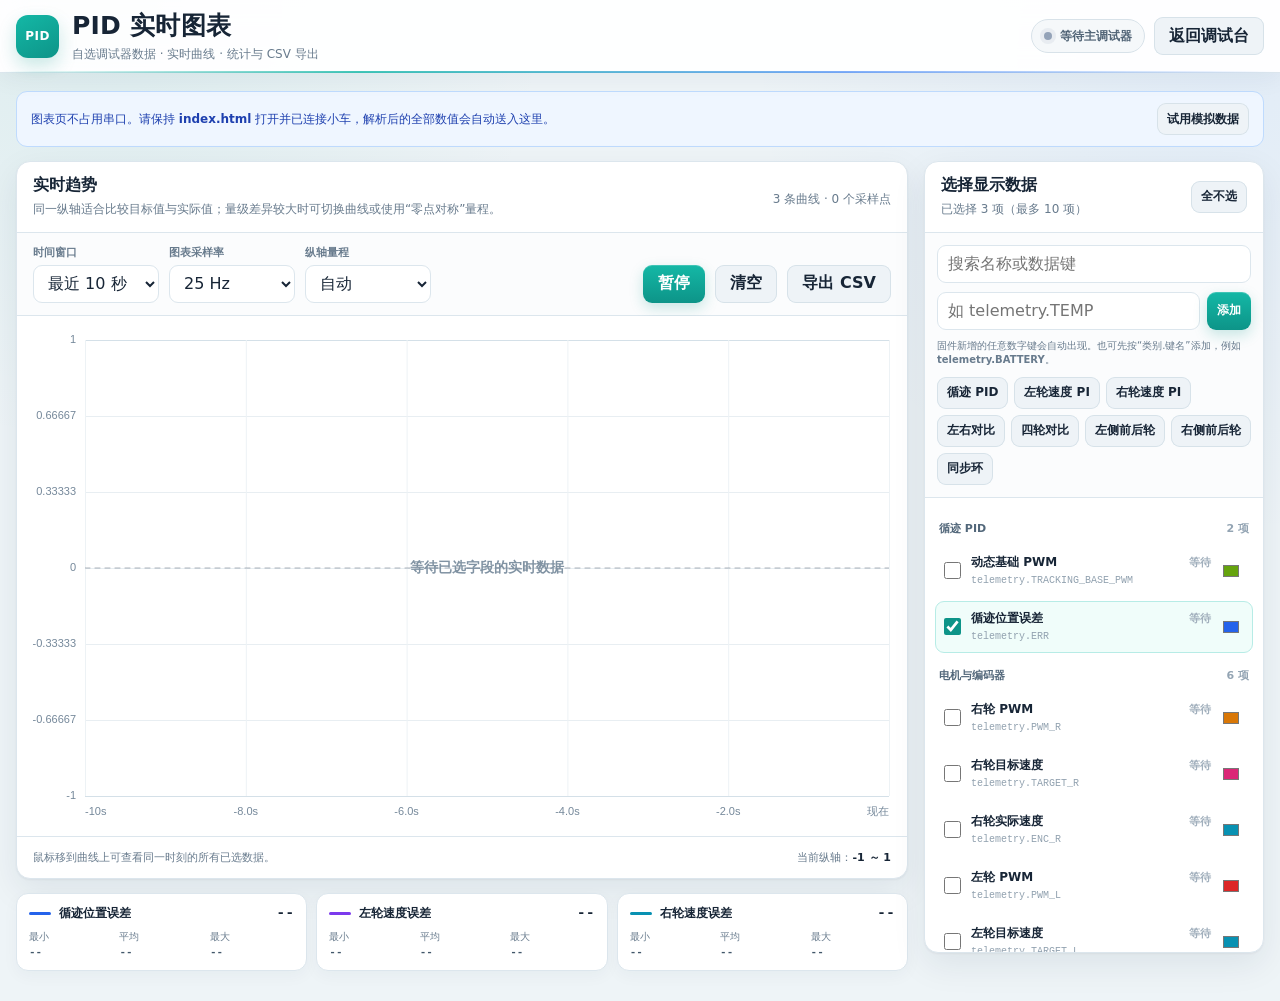
<file: web/TrackingPidChart.html>
<!DOCTYPE html>
<html lang="zh-CN">
<head>
    <meta charset="UTF-8">
    <meta name="viewport" content="width=device-width, initial-scale=1.0">
    <title>PID 实时图表 · 八路循迹调试台</title>
    <style>
        :root {
            --ink: #172536;
            --muted: #687b8d;
            --line: #dce6ed;
            --panel: #ffffff;
            --canvas: #eef4f7;
            --navy: #172238;
            --teal: #0d9488;
            --teal-dark: #0f766e;
            --green: #16a34a;
            --amber: #d97706;
            --red: #dc2626;
            --shadow: 0 1px 2px rgba(16, 42, 67, 0.05), 0 12px 34px rgba(16, 42, 67, 0.08);
        }

        * { box-sizing: border-box; }

        body {
            margin: 0;
            min-width: 320px;
            color: var(--ink);
            background:
                radial-gradient(circle at 8% 0%, rgba(13, 148, 136, 0.08), transparent 28rem),
                radial-gradient(circle at 96% 6%, rgba(59, 130, 246, 0.07), transparent 30rem),
                var(--canvas);
            font-family: "Microsoft YaHei", "PingFang SC", system-ui, -apple-system, sans-serif;
        }

        button, input, select { font: inherit; }

        button {
            min-height: 38px;
            padding: 0 15px;
            border: 0;
            border-radius: 9px;
            color: #fff;
            background: linear-gradient(180deg, #14b8a6, #0d9488);
            box-shadow: 0 5px 14px rgba(13, 148, 136, 0.22), inset 0 1px 0 rgba(255, 255, 255, 0.18);
            font-weight: 700;
            cursor: pointer;
            transition: transform 120ms ease, filter 140ms ease, opacity 120ms ease;
        }

        button:hover:not(:disabled) { filter: brightness(1.05); transform: translateY(-1px); }
        button:active:not(:disabled) { transform: translateY(0); }
        button:disabled { cursor: not-allowed; opacity: 0.45; }
        button.secondary { color: var(--ink); background: #eef3f7; box-shadow: inset 0 0 0 1px #d7e2e9; }
        button.danger { background: linear-gradient(180deg, #ef5350, #d32f2f); box-shadow: 0 5px 14px rgba(220, 38, 38, 0.2); }
        button.small { min-height: 32px; padding: 0 10px; font-size: 12px; }
        button:focus-visible, input:focus-visible, select:focus-visible { outline: 2px solid rgba(13, 148, 136, 0.55); outline-offset: 2px; }

        input, select {
            height: 38px;
            min-width: 0;
            border: 1px solid var(--line);
            border-radius: 9px;
            padding: 0 10px;
            color: var(--ink);
            background: #fff;
            outline: none;
        }

        input:focus, select:focus { border-color: var(--teal); box-shadow: 0 0 0 3px rgba(13, 148, 136, 0.12); }

        .app-header {
            position: sticky;
            top: 0;
            z-index: 20;
            color: var(--ink);
            background: rgba(255, 255, 255, 0.94);
            border-bottom: 1px solid var(--line);
            box-shadow: 0 6px 24px rgba(16, 42, 67, 0.05);
            backdrop-filter: blur(12px);
        }

        .app-header::after {
            content: "";
            position: absolute;
            left: 0;
            right: 0;
            bottom: -1px;
            height: 2px;
            background: linear-gradient(90deg, transparent, rgba(20, 184, 166, 0.8) 28%, rgba(59, 130, 246, 0.65) 66%, transparent);
        }

        .header-inner {
            width: min(1720px, calc(100% - 32px));
            min-height: 72px;
            margin: 0 auto;
            display: flex;
            align-items: center;
            justify-content: space-between;
            gap: 18px;
        }

        .brand { display: flex; align-items: center; gap: 13px; min-width: 0; }
        .brand-mark {
            width: 43px;
            height: 43px;
            flex: 0 0 auto;
            display: grid;
            place-items: center;
            border-radius: 12px;
            color: #fff;
            background: linear-gradient(150deg, #14b8a6, #0d9488);
            box-shadow: 0 8px 18px rgba(13, 148, 136, 0.22);
            font: 800 12px/1 system-ui, sans-serif;
            letter-spacing: 0.04em;
        }

        .brand h1 { margin: 0; font-size: clamp(18px, 2vw, 25px); letter-spacing: 0.01em; }
        .brand p { margin: 4px 0 0; color: var(--muted); font-size: 12px; }
        .header-actions { display: flex; align-items: center; justify-content: flex-end; gap: 9px; flex-wrap: wrap; }

        .status-pill {
            min-height: 34px;
            display: inline-flex;
            align-items: center;
            gap: 8px;
            padding: 0 12px;
            border: 1px solid #d8e2e9;
            border-radius: 999px;
            color: #526577;
            background: #f5f8fa;
            font-size: 12px;
            font-weight: 700;
        }

        .status-dot { width: 8px; height: 8px; border-radius: 50%; background: #94a3b8; box-shadow: 0 0 0 4px rgba(148, 163, 184, 0.14); }
        .status-pill.live { color: #047857; border-color: #a7f3d0; background: #ecfdf5; }
        .status-pill.live .status-dot { background: #10b981; box-shadow: 0 0 0 4px rgba(16, 185, 129, 0.14); animation: pulse 1.8s infinite; }
        .status-pill.waiting { color: #a15c05; border-color: #fde68a; background: #fffbeb; }
        .status-pill.waiting .status-dot { background: #f59e0b; box-shadow: 0 0 0 4px rgba(245, 158, 11, 0.13); }
        .status-pill.demo { color: #1d4ed8; border-color: #bfdbfe; background: #eff6ff; }
        .status-pill.demo .status-dot { background: #3b82f6; box-shadow: 0 0 0 4px rgba(59, 130, 246, 0.13); animation: pulse 1.8s infinite; }

        @keyframes pulse { 50% { opacity: 0.55; transform: scale(0.82); } }

        main {
            width: min(1720px, calc(100% - 32px));
            margin: 18px auto 30px;
        }

        .workspace { display: grid; grid-template-columns: minmax(0, 1fr) 340px; gap: 16px; align-items: start; }
        .main-column { min-width: 0; display: grid; gap: 14px; }
        .card { border: 1px solid var(--line); border-radius: 14px; background: var(--panel); box-shadow: var(--shadow); overflow: hidden; }
        .card-head { min-height: 60px; padding: 13px 16px; display: flex; align-items: center; justify-content: space-between; gap: 12px; border-bottom: 1px solid var(--line); }
        .card-head h2 { margin: 0; font-size: 16px; }
        .hint { margin-top: 4px; color: var(--muted); font-size: 12px; line-height: 1.55; }

        .toolbar { padding: 12px 16px; display: flex; align-items: end; gap: 10px; flex-wrap: wrap; border-bottom: 1px solid var(--line); background: #fbfcfd; }
        .toolbar-field { display: grid; gap: 5px; }
        .toolbar-field label { color: var(--muted); font-size: 11px; font-weight: 700; }
        .toolbar-field select { width: 126px; }
        .toolbar-field.compact input { width: 90px; }
        .toolbar-spacer { flex: 1 1 20px; }
        .manual-range { display: none; align-items: end; gap: 8px; }
        .manual-range.show { display: flex; }

        .chart-wrap {
            position: relative;
            min-height: 520px;
            background:
                linear-gradient(180deg, rgba(13, 148, 136, 0.025), transparent 34%),
                #fff;
        }

        #pidCanvas { width: 100%; height: 520px; display: block; touch-action: none; }
        .chart-tooltip {
            position: absolute;
            z-index: 5;
            min-width: 190px;
            max-width: 310px;
            padding: 9px 11px;
            border: 1px solid rgba(203, 213, 225, 0.92);
            border-radius: 9px;
            color: #e5edf5;
            background: rgba(23, 34, 56, 0.94);
            box-shadow: 0 10px 24px rgba(15, 23, 42, 0.24);
            pointer-events: none;
            font-size: 11px;
            line-height: 1.55;
            transform: translate(12px, -50%);
        }
        .chart-tooltip[hidden] { display: none; }
        .tooltip-time { margin-bottom: 4px; color: #9fb3c8; }
        .tooltip-row { display: grid; grid-template-columns: 9px minmax(0, 1fr) auto; gap: 7px; align-items: center; }
        .tooltip-color { width: 7px; height: 7px; border-radius: 50%; }
        .tooltip-label { overflow: hidden; text-overflow: ellipsis; white-space: nowrap; }
        .tooltip-value { color: #fff; font-family: Consolas, monospace; font-weight: 700; }

        .chart-footer { min-height: 42px; padding: 9px 16px; display: flex; align-items: center; justify-content: space-between; gap: 12px; border-top: 1px solid var(--line); color: var(--muted); font-size: 11px; }
        .chart-footer strong { color: var(--ink); }

        .legend { display: grid; grid-template-columns: repeat(auto-fit, minmax(210px, 1fr)); gap: 9px; }
        .legend-empty { padding: 18px; border: 1px dashed #cddae3; border-radius: 12px; color: var(--muted); background: rgba(255, 255, 255, 0.55); text-align: center; font-size: 12px; }
        .legend-card { padding: 11px 12px; border: 1px solid var(--line); border-radius: 12px; background: #fff; box-shadow: 0 5px 16px rgba(16, 42, 67, 0.04); }
        .legend-title { display: flex; align-items: center; gap: 8px; min-width: 0; }
        .legend-line { width: 22px; height: 3px; flex: 0 0 auto; border-radius: 4px; }
        .legend-name { min-width: 0; overflow: hidden; text-overflow: ellipsis; white-space: nowrap; font-size: 12px; font-weight: 800; }
        .legend-current { margin-left: auto; font: 800 15px/1 Consolas, monospace; }
        .legend-stats { margin-top: 8px; display: grid; grid-template-columns: repeat(3, 1fr); gap: 6px; color: var(--muted); font-size: 10px; }
        .legend-stats strong { display: block; margin-top: 2px; color: #42576a; font: 700 11px/1.2 Consolas, monospace; }

        .sidebar { position: sticky; top: 90px; max-height: calc(100vh - 108px); display: flex; flex-direction: column; }
        .sidebar .card-head { flex: 0 0 auto; }
        .sidebar-controls { flex: 0 0 auto; padding: 12px; display: grid; gap: 9px; border-bottom: 1px solid var(--line); background: #fbfcfd; }
        .search-input { width: 100%; }
        .custom-row { display: grid; grid-template-columns: minmax(0, 1fr) auto; gap: 7px; }
        .custom-help { color: var(--muted); font-size: 10px; line-height: 1.45; }
        .preset-row { display: flex; flex-wrap: wrap; gap: 6px; }
        .field-list { min-height: 180px; padding: 8px 10px 14px; overflow: auto; }
        .field-group { margin-top: 10px; }
        .field-group-title { padding: 5px 4px; display: flex; align-items: center; justify-content: space-between; gap: 8px; color: #52677a; font-size: 11px; font-weight: 800; }
        .field-group-title span:last-child { color: #93a4b3; font-weight: 600; }
        .field-row {
            min-height: 52px;
            margin: 4px 0;
            padding: 7px 8px;
            display: grid;
            grid-template-columns: 19px minmax(0, 1fr) 25px;
            gap: 8px;
            align-items: center;
            border: 1px solid transparent;
            border-radius: 9px;
            transition: background 120ms ease, border-color 120ms ease;
        }
        .field-row:hover { background: #f4f8fa; border-color: #e0e9ef; }
        .field-row.selected { background: #f0fdfa; border-color: #b7ece6; }
        .field-row.waiting .field-value { color: #a2b0bd; }
        .field-check { width: 17px; height: 17px; margin: 0; accent-color: var(--teal); }
        .field-copy { min-width: 0; }
        .field-name-line { display: flex; align-items: baseline; justify-content: space-between; gap: 7px; }
        .field-name { min-width: 0; overflow: hidden; text-overflow: ellipsis; white-space: nowrap; font-size: 12px; font-weight: 700; }
        .field-value { flex: 0 0 auto; color: var(--teal-dark); font: 700 11px/1 Consolas, monospace; }
        .field-key { margin-top: 4px; overflow: hidden; text-overflow: ellipsis; white-space: nowrap; color: #91a1af; font: 10px/1.2 Consolas, monospace; }
        .field-color { width: 24px; height: 24px; padding: 2px; border: 0; border-radius: 6px; background: transparent; cursor: pointer; }
        .empty-fields { padding: 26px 8px; color: var(--muted); text-align: center; font-size: 12px; line-height: 1.6; }

        .notice {
            margin-bottom: 14px;
            padding: 11px 14px;
            display: flex;
            align-items: center;
            justify-content: space-between;
            gap: 12px;
            border: 1px solid #bfdbfe;
            border-radius: 11px;
            color: #1e40af;
            background: #eff6ff;
            font-size: 12px;
            line-height: 1.55;
        }

        .toast {
            position: fixed;
            left: 50%;
            bottom: 22px;
            z-index: 50;
            max-width: min(520px, calc(100% - 32px));
            padding: 10px 15px;
            border-radius: 999px;
            color: #fff;
            background: rgba(23, 34, 56, 0.94);
            box-shadow: 0 12px 28px rgba(15, 23, 42, 0.28);
            font-size: 12px;
            transform: translate(-50%, 18px);
            opacity: 0;
            pointer-events: none;
            transition: opacity 160ms ease, transform 160ms ease;
        }
        .toast.show { opacity: 1; transform: translate(-50%, 0); }

        @media (max-width: 1100px) {
            .workspace { grid-template-columns: 1fr; }
            .sidebar { position: static; max-height: none; }
            .field-list { max-height: 430px; }
        }

        @media (max-width: 720px) {
            .header-inner { width: min(100% - 20px, 1720px); padding: 10px 0; align-items: flex-start; flex-direction: column; }
            .header-actions { width: 100%; justify-content: flex-start; }
            main { width: min(100% - 20px, 1720px); margin-top: 10px; }
            .chart-wrap { min-height: 410px; }
            #pidCanvas { height: 410px; }
            .toolbar { align-items: stretch; }
            .toolbar-field { flex: 1 1 120px; }
            .toolbar-field select, .toolbar-field.compact input { width: 100%; }
            .toolbar-spacer { display: none; }
            .toolbar > button { flex: 1 1 110px; }
            .manual-range.show { width: 100%; }
            .manual-range .toolbar-field { flex: 1 1 0; }
            .chart-footer { align-items: flex-start; flex-direction: column; }
        }

        @media (prefers-reduced-motion: reduce) {
            .status-pill.live .status-dot, .status-pill.demo .status-dot { animation: none; }
        }
    </style>
</head>
<body>
    <header class="app-header">
        <div class="header-inner">
            <div class="brand">
                <div class="brand-mark">PID</div>
                <div>
                    <h1>PID 实时图表</h1>
                    <p>自选调试器数据 · 实时曲线 · 统计与 CSV 导出</p>
                </div>
            </div>
            <div class="header-actions">
                <div id="sourceStatus" class="status-pill waiting" aria-live="polite"><span class="status-dot"></span><span id="sourceStatusText">等待主调试器</span></div>
                <button id="backButton" class="secondary" type="button">返回调试台</button>
            </div>
        </div>
    </header>

    <main>
        <div class="notice">
            <span>图表页不占用串口。请保持 <strong>index.html</strong> 打开并已连接小车，解析后的全部数值会自动送入这里。</span>
            <button id="demoButton" class="small secondary" type="button">试用模拟数据</button>
        </div>

        <div class="workspace">
            <div class="main-column">
                <section class="card">
                    <div class="card-head">
                        <div>
                            <h2>实时趋势</h2>
                            <div class="hint">同一纵轴适合比较目标值与实际值；量级差异较大时可切换曲线或使用“零点对称”量程。</div>
                        </div>
                        <span id="sampleSummary" class="hint">0 条曲线</span>
                    </div>
                    <div class="toolbar">
                        <div class="toolbar-field">
                            <label for="timeWindow">时间窗口</label>
                            <select id="timeWindow">
                                <option value="5">最近 5 秒</option>
                                <option value="10" selected>最近 10 秒</option>
                                <option value="30">最近 30 秒</option>
                                <option value="60">最近 60 秒</option>
                                <option value="120">最近 120 秒</option>
                            </select>
                        </div>
                        <div class="toolbar-field">
                            <label for="sampleRate">图表采样率</label>
                            <select id="sampleRate">
                                <option value="10">10 Hz</option>
                                <option value="25" selected>25 Hz</option>
                                <option value="50">50 Hz</option>
                            </select>
                        </div>
                        <div class="toolbar-field">
                            <label for="scaleMode">纵轴量程</label>
                            <select id="scaleMode">
                                <option value="auto" selected>自动</option>
                                <option value="symmetric">零点对称</option>
                                <option value="fixed">手动固定</option>
                            </select>
                        </div>
                        <div id="manualRange" class="manual-range">
                            <div class="toolbar-field compact"><label for="yMin">最小值</label><input id="yMin" type="number" value="-1000" step="any"></div>
                            <div class="toolbar-field compact"><label for="yMax">最大值</label><input id="yMax" type="number" value="1000" step="any"></div>
                        </div>
                        <div class="toolbar-spacer"></div>
                        <button id="pauseButton" type="button">暂停</button>
                        <button id="clearButton" class="secondary" type="button">清空</button>
                        <button id="exportButton" class="secondary" type="button">导出 CSV</button>
                    </div>
                    <div id="chartWrap" class="chart-wrap">
                        <canvas id="pidCanvas" aria-label="PID 实时数据折线图"></canvas>
                        <div id="chartTooltip" class="chart-tooltip" hidden></div>
                    </div>
                    <div class="chart-footer">
                        <span>鼠标移到曲线上可查看同一时刻的所有已选数据。</span>
                        <span>当前纵轴：<strong id="axisSummary">--</strong></span>
                    </div>
                </section>

                <section>
                    <div id="legend" class="legend"><div class="legend-empty">从右侧选择数据后，这里会显示当前值、最小值、最大值和平均值。</div></div>
                </section>
            </div>

            <aside class="card sidebar">
                <div class="card-head">
                    <div>
                        <h2>选择显示数据</h2>
                        <div id="selectedCount" class="hint">已选择 0 项</div>
                    </div>
                    <button id="deselectAllButton" class="small secondary" type="button">全不选</button>
                </div>
                <div class="sidebar-controls">
                    <input id="fieldSearch" class="search-input" type="search" placeholder="搜索名称或数据键" aria-label="搜索数据字段">
                    <div class="custom-row">
                        <input id="customField" type="text" placeholder="如 telemetry.TEMP" aria-label="自定义数据键">
                        <button id="addCustomButton" class="small" type="button">添加</button>
                    </div>
                    <div class="custom-help">固件新增的任意数字键会自动出现。也可先按“类别.键名”添加，例如 <strong>telemetry.BATTERY</strong>。</div>
                    <div class="preset-row" aria-label="PID 曲线预设">
                        <button class="small secondary preset-button" type="button" data-preset="tracking">循迹 PID</button>
                        <button class="small secondary preset-button" type="button" data-preset="leftSpeed">左轮速度 PI</button>
                        <button class="small secondary preset-button" type="button" data-preset="rightSpeed">右轮速度 PI</button>
                        <button class="small secondary preset-button" type="button" data-preset="compare">左右对比</button>
                        <button class="small secondary preset-button" type="button" data-preset="fourWheels">四轮对比</button>
                        <button class="small secondary preset-button" type="button" data-preset="leftWheels">左侧前后轮</button>
                        <button class="small secondary preset-button" type="button" data-preset="rightWheels">右侧前后轮</button>
                        <button class="small secondary preset-button" type="button" data-preset="sync">同步环</button>
                    </div>
                </div>
                <div id="fieldList" class="field-list"></div>
            </aside>
        </div>
    </main>

    <div id="toast" class="toast" role="status" aria-live="polite"></div>

    <script>
        "use strict";

        const CHANNEL_NAME = "tracking-debugger-pid-chart-v1";
        const STORAGE_KEY = "trackingDebugger.pidChart.settings.v1";
        const MAX_HISTORY_MS = 120000;
        const MAX_SELECTED_FIELDS = 10;
        const COLOR_PALETTE = ["#0d9488", "#2563eb", "#dc2626", "#d97706", "#7c3aed", "#0891b2", "#db2777", "#65a30d", "#475569", "#ea580c"];

        const FIELD_INFO = {
            "telemetry.ERR": { label: "循迹位置误差", group: "循迹 PID", unit: "" },
            "telemetry.PWM_L": { label: "左轮 PWM", group: "电机与编码器", unit: "" },
            "telemetry.PWM_R": { label: "右轮 PWM", group: "电机与编码器", unit: "" },
            "telemetry.ENC_L": { label: "左轮实际速度", group: "电机与编码器", unit: "CPS" },
            "telemetry.ENC_R": { label: "右轮实际速度", group: "电机与编码器", unit: "CPS" },
            "telemetry.ENC_LF": { label: "左前轮速度", group: "四轮编码器", unit: "CPS" },
            "telemetry.ENC_LR": { label: "左后轮速度", group: "四轮编码器", unit: "CPS" },
            "telemetry.ENC_RF": { label: "右前轮速度", group: "四轮编码器", unit: "CPS" },
            "telemetry.ENC_RR": { label: "右后轮速度", group: "四轮编码器", unit: "CPS" },
            "telemetry.TARGET_L": { label: "左轮目标速度", group: "电机与编码器", unit: "CPS" },
            "telemetry.TARGET_R": { label: "右轮目标速度", group: "电机与编码器", unit: "CPS" },
            "derived.ENC_ERROR_L": { label: "左轮速度误差", group: "PID 派生量", unit: "CPS" },
            "derived.ENC_ERROR_R": { label: "右轮速度误差", group: "PID 派生量", unit: "CPS" },
            "derived.ENC_AVG": { label: "左右轮平均速度", group: "PID 派生量", unit: "CPS" },
            "derived.ENC_DIFF": { label: "左右轮速度差", group: "PID 派生量", unit: "CPS" },
            "derived.TARGET_DIFF": { label: "左右目标速度差", group: "同步控制", unit: "CPS" },
            "derived.ENC_DIFF_LEFT_WHEELS": { label: "左侧前后轮差", group: "四轮编码器", unit: "CPS" },
            "derived.ENC_DIFF_RIGHT_WHEELS": { label: "右侧前后轮差", group: "四轮编码器", unit: "CPS" },
            "telemetry.ENC_SYNC_DIFF": { label: "左右同步误差", group: "同步控制", unit: "CPS" },
            "telemetry.ENC_SYNC_PWM": { label: "同步 PWM 修正", group: "同步控制", unit: "PWM" },
            "telemetry.ENC_SYNC_ACTIVE": { label: "同步环活动状态", group: "同步控制", unit: "" },
            "derived.TARGET_AVG": { label: "左右轮平均目标", group: "PID 派生量", unit: "CPS" },
            "derived.PWM_AVG": { label: "左右轮平均 PWM", group: "PID 派生量", unit: "" },
            "derived.PWM_DIFF": { label: "左右轮 PWM 差", group: "PID 派生量", unit: "" },
            "telemetry.CH1": { label: "CH1（−70 mm）", group: "八路循迹传感器", unit: "" },
            "telemetry.CH2": { label: "CH2（−50 mm）", group: "八路循迹传感器", unit: "" },
            "telemetry.CH3": { label: "CH3（−30 mm）", group: "八路循迹传感器", unit: "" },
            "telemetry.CH4": { label: "CH4（−10 mm）", group: "八路循迹传感器", unit: "" },
            "telemetry.CH5": { label: "CH5（+10 mm）", group: "八路循迹传感器", unit: "" },
            "telemetry.CH6": { label: "CH6（+30 mm）", group: "八路循迹传感器", unit: "" },
            "telemetry.CH7": { label: "CH7（+50 mm）", group: "八路循迹传感器", unit: "" },
            "telemetry.CH8": { label: "CH8（+70 mm）", group: "八路循迹传感器", unit: "" },
            "telemetry.TRACKING_BASE_PWM": { label: "动态基础 PWM", group: "循迹 PID", unit: "PWM" },
            "telemetry.TRACKING_STATE": { label: "循迹状态", group: "运行状态", unit: "" },
            "telemetry.RUN": { label: "运行状态", group: "运行状态", unit: "" },
            "telemetry.DRIVE_MODE": { label: "驱动模式", group: "运行状态", unit: "" },
            "telemetry.ENCODER_CLOSED": { label: "编码器闭环状态", group: "运行状态", unit: "" },
            "state.KP": { label: "循迹 Kp", group: "控制参数", unit: "" },
            "state.KI": { label: "循迹 Ki", group: "控制参数", unit: "" },
            "state.KD": { label: "循迹 Kd", group: "控制参数", unit: "" },
            "state.SPEED": { label: "基础速度指令", group: "控制参数", unit: "" },
            "state.LIMIT": { label: "循迹输出限幅", group: "控制参数", unit: "" },
            "state.ENC_KP": { label: "编码器 Kp", group: "控制参数", unit: "" },
            "state.ENC_KI": { label: "编码器 Ki", group: "控制参数", unit: "" },
            "state.ENC_LIMIT": { label: "编码器输出限幅", group: "控制参数", unit: "" },
            "state.ENC_SYNC_ENABLED": { label: "同步功能开关", group: "控制参数", unit: "" },
            "state.ENC_SYNC_KP": { label: "同步 Kp", group: "控制参数", unit: "" },
            "state.ENC_SYNC_TOLERANCE": { label: "同步容差", group: "控制参数", unit: "CPS" },
            "state.ENC_SYNC_LIMIT": { label: "同步修正限幅", group: "控制参数", unit: "PWM" }
        };

        const GROUP_ORDER = ["循迹 PID", "电机与编码器", "四轮编码器", "同步控制", "PID 派生量", "控制参数", "八路循迹传感器", "运行状态", "遥测扩展", "状态扩展", "自定义"];
        const PRESETS = {
            tracking: ["telemetry.ERR", "telemetry.PWM_L", "telemetry.PWM_R"],
            leftSpeed: ["telemetry.TARGET_L", "telemetry.ENC_L", "derived.ENC_ERROR_L", "telemetry.PWM_L"],
            rightSpeed: ["telemetry.TARGET_R", "telemetry.ENC_R", "derived.ENC_ERROR_R", "telemetry.PWM_R"],
            compare: ["telemetry.TARGET_L", "telemetry.TARGET_R", "telemetry.ENC_L", "telemetry.ENC_R"],
            fourWheels: ["telemetry.ENC_LF", "telemetry.ENC_LR", "telemetry.ENC_RF", "telemetry.ENC_RR"],
            leftWheels: ["telemetry.ENC_LF", "telemetry.ENC_LR", "telemetry.ENC_L", "derived.ENC_DIFF_LEFT_WHEELS"],
            rightWheels: ["telemetry.ENC_RF", "telemetry.ENC_RR", "telemetry.ENC_R", "derived.ENC_DIFF_RIGHT_WHEELS"],
            sync: ["derived.TARGET_DIFF", "derived.ENC_DIFF", "telemetry.ENC_SYNC_DIFF", "telemetry.ENC_SYNC_PWM"]
        };

        const elements = {
            sourceStatus: document.getElementById("sourceStatus"),
            sourceStatusText: document.getElementById("sourceStatusText"),
            backButton: document.getElementById("backButton"),
            demoButton: document.getElementById("demoButton"),
            timeWindow: document.getElementById("timeWindow"),
            sampleRate: document.getElementById("sampleRate"),
            scaleMode: document.getElementById("scaleMode"),
            manualRange: document.getElementById("manualRange"),
            yMin: document.getElementById("yMin"),
            yMax: document.getElementById("yMax"),
            pauseButton: document.getElementById("pauseButton"),
            clearButton: document.getElementById("clearButton"),
            exportButton: document.getElementById("exportButton"),
            canvas: document.getElementById("pidCanvas"),
            chartWrap: document.getElementById("chartWrap"),
            tooltip: document.getElementById("chartTooltip"),
            legend: document.getElementById("legend"),
            axisSummary: document.getElementById("axisSummary"),
            sampleSummary: document.getElementById("sampleSummary"),
            selectedCount: document.getElementById("selectedCount"),
            deselectAllButton: document.getElementById("deselectAllButton"),
            fieldSearch: document.getElementById("fieldSearch"),
            customField: document.getElementById("customField"),
            addCustomButton: document.getElementById("addCustomButton"),
            fieldList: document.getElementById("fieldList"),
            toast: document.getElementById("toast")
        };

        function loadSettings() {
            try {
                const saved = JSON.parse(window.localStorage.getItem(STORAGE_KEY) || "null");
                if (saved && typeof saved === "object") return saved;
            } catch (error) { /* file:// 下本地存储可能不可用。 */ }
            return {};
        }

        const savedSettings = loadSettings();
        const defaultSelection = ["telemetry.ERR", "derived.ENC_ERROR_L", "derived.ENC_ERROR_R"];
        const state = {
            values: new Map(),
            fields: new Map(Object.entries(FIELD_INFO)),
            selected: new Set(Array.isArray(savedSettings.selected)
                ? savedSettings.selected.filter((id) => Object.prototype.hasOwnProperty.call(FIELD_INFO, id))
                : defaultSelection),
            colors: savedSettings.colors && typeof savedSettings.colors === "object" ? savedSettings.colors : {},
            samples: [],
            paused: false,
            pausedAt: 0,
            demo: false,
            demoStartedAt: 0,
            demoModel: { left: 0, right: 0, lastAt: 0 },
            preDemoSelection: null,
            lastDataAt: 0,
            lastPacketSource: "",
            connection: { connected: false, message: "等待主调试器", reconnecting: false },
            dirty: true,
            hoverX: null,
            toastTimer: null
        };

        function normalizeFieldId(rawValue) {
            const text = String(rawValue || "").trim();
            if (!text) return "";
            const dotAt = text.indexOf(".");
            if (dotAt < 1 || dotAt === text.length - 1) return "";
            const source = text.slice(0, dotAt).trim().toLowerCase();
            const key = text.slice(dotAt + 1).trim().toUpperCase().replace(/\s+/g, "_");
            return source && key ? `${source}.${key}` : "";
        }

        function fallbackFieldInfo(id) {
            const [source, ...keyParts] = id.split(".");
            const key = keyParts.join(".");
            const groupNames = { telemetry: "遥测扩展", state: "状态扩展", derived: "PID 派生量" };
            return { label: key.replace(/_/g, " "), group: groupNames[source] || "自定义", unit: "" };
        }

        function fieldInfo(id) { return state.fields.get(id) || fallbackFieldInfo(id); }

        function fieldColor(id) {
            if (!state.colors[id]) {
                const allIds = [...state.fields.keys()].sort();
                const index = Math.max(0, allIds.indexOf(id));
                state.colors[id] = COLOR_PALETTE[index % COLOR_PALETTE.length];
            }
            return state.colors[id];
        }

        function formatValue(value) {
            if (!Number.isFinite(value)) return "--";
            const absolute = Math.abs(value);
            if (absolute >= 10000) return value.toFixed(0);
            if (absolute >= 100) return value.toFixed(1).replace(/\.0$/, "");
            if (absolute >= 1) return value.toFixed(3).replace(/\.?0+$/, "");
            if (absolute === 0) return "0";
            return value.toFixed(5).replace(/0+$/, "").replace(/\.$/, "");
        }

        function showToast(message) {
            elements.toast.textContent = message;
            elements.toast.classList.add("show");
            if (state.toastTimer) window.clearTimeout(state.toastTimer);
            state.toastTimer = window.setTimeout(() => elements.toast.classList.remove("show"), 2600);
        }

        function saveSettings() {
            const settings = {
                selected: [...state.selected],
                colors: state.colors,
                timeWindow: elements.timeWindow.value,
                sampleRate: elements.sampleRate.value,
                scaleMode: elements.scaleMode.value,
                yMin: elements.yMin.value,
                yMax: elements.yMax.value
            };
            try { window.localStorage.setItem(STORAGE_KEY, JSON.stringify(settings)); } catch (error) { /* 非关键设置。 */ }
        }

        function restoreControlSettings() {
            ["timeWindow", "sampleRate", "scaleMode"].forEach(key => {
                const element = elements[key];
                if (savedSettings[key] !== undefined && [...element.options].some(option => option.value === String(savedSettings[key]))) {
                    element.value = String(savedSettings[key]);
                }
            });
            if (savedSettings.yMin !== undefined) elements.yMin.value = savedSettings.yMin;
            if (savedSettings.yMax !== undefined) elements.yMax.value = savedSettings.yMax;
            elements.manualRange.classList.toggle("show", elements.scaleMode.value === "fixed");
        }

        function setSelectedFields(ids, persist = true) {
            state.selected = new Set(ids.map(normalizeFieldId).filter(Boolean).slice(0, MAX_SELECTED_FIELDS));
            state.selected.forEach(id => {
                if (!state.fields.has(id)) state.fields.set(id, fallbackFieldInfo(id));
                fieldColor(id);
            });
            state.samples = [];
            renderFieldList();
            renderLegend();
            updateSelectionSummary();
            if (persist) saveSettings();
            scheduleDraw();
        }

        function toggleField(id, checked) {
            if (checked && !state.selected.has(id) && state.selected.size >= MAX_SELECTED_FIELDS) {
                showToast(`为保证图表清晰，最多同时显示 ${MAX_SELECTED_FIELDS} 条曲线`);
                renderFieldList();
                return;
            }
            if (checked) state.selected.add(id); else state.selected.delete(id);
            fieldColor(id);
            updateSelectionSummary();
            renderLegend();
            renderFieldList();
            saveSettings();
            scheduleDraw();
        }

        function updateSelectionSummary() {
            elements.selectedCount.textContent = `已选择 ${state.selected.size} 项（最多 ${MAX_SELECTED_FIELDS} 项）`;
            elements.sampleSummary.textContent = `${state.selected.size} 条曲线 · ${state.samples.length} 个采样点`;
        }

        function renderFieldList() {
            const query = elements.fieldSearch.value.trim().toLowerCase();
            const groups = new Map();
            [...state.fields.entries()].forEach(([id, info]) => {
                const searchable = `${id} ${info.label} ${info.group}`.toLowerCase();
                if (query && !searchable.includes(query)) return;
                if (!groups.has(info.group)) groups.set(info.group, []);
                groups.get(info.group).push({ id, info });
            });

            elements.fieldList.replaceChildren();
            const sortedGroups = [...groups.entries()].sort((a, b) => {
                const aIndex = GROUP_ORDER.indexOf(a[0]);
                const bIndex = GROUP_ORDER.indexOf(b[0]);
                return (aIndex < 0 ? 999 : aIndex) - (bIndex < 0 ? 999 : bIndex) || a[0].localeCompare(b[0], "zh-CN");
            });

            if (!sortedGroups.length) {
                const empty = document.createElement("div");
                empty.className = "empty-fields";
                empty.textContent = "没有匹配的数据字段。可输入“类别.键名”添加自定义字段。";
                elements.fieldList.appendChild(empty);
                return;
            }

            sortedGroups.forEach(([groupName, items]) => {
                const group = document.createElement("section");
                group.className = "field-group";
                const title = document.createElement("div");
                title.className = "field-group-title";
                const titleName = document.createElement("span");
                titleName.textContent = groupName;
                const count = document.createElement("span");
                count.textContent = `${items.length} 项`;
                title.append(titleName, count);
                group.appendChild(title);

                items.sort((a, b) => a.info.label.localeCompare(b.info.label, "zh-CN")).forEach(({ id, info }) => {
                    const row = document.createElement("label");
                    row.className = "field-row";
                    row.classList.toggle("selected", state.selected.has(id));
                    row.classList.toggle("waiting", !state.values.has(id));
                    row.title = state.values.has(id) ? id : `${id}（等待数据）`;

                    const checkbox = document.createElement("input");
                    checkbox.className = "field-check";
                    checkbox.type = "checkbox";
                    checkbox.checked = state.selected.has(id);
                    checkbox.addEventListener("change", () => toggleField(id, checkbox.checked));

                    const copy = document.createElement("div");
                    copy.className = "field-copy";
                    const nameLine = document.createElement("div");
                    nameLine.className = "field-name-line";
                    const name = document.createElement("span");
                    name.className = "field-name";
                    name.textContent = info.label;
                    const value = document.createElement("span");
                    value.className = "field-value";
                    const currentValue = state.values.get(id);
                    value.textContent = Number.isFinite(currentValue) ? formatValue(currentValue) + (info.unit ? ` ${info.unit}` : "") : "等待";
                    nameLine.append(name, value);
                    const key = document.createElement("div");
                    key.className = "field-key";
                    key.textContent = id;
                    copy.append(nameLine, key);

                    const color = document.createElement("input");
                    color.className = "field-color";
                    color.type = "color";
                    color.value = fieldColor(id);
                    color.title = `设置 ${info.label} 的曲线颜色`;
                    color.setAttribute("aria-label", `设置 ${info.label} 的曲线颜色`);
                    color.addEventListener("click", event => event.stopPropagation());
                    color.addEventListener("input", () => {
                        state.colors[id] = color.value;
                        renderLegend();
                        saveSettings();
                        scheduleDraw();
                    });

                    row.append(checkbox, copy, color);
                    group.appendChild(row);
                });
                elements.fieldList.appendChild(group);
            });
        }

        function refreshVisibleFieldValues() {
            elements.fieldList.querySelectorAll(".field-row").forEach(row => {
                const keyNode = row.querySelector(".field-key");
                const valueNode = row.querySelector(".field-value");
                if (!keyNode || !valueNode) return;
                const id = keyNode.textContent;
                const value = state.values.get(id);
                const info = fieldInfo(id);
                row.classList.toggle("waiting", !Number.isFinite(value));
                valueNode.textContent = Number.isFinite(value) ? formatValue(value) + (info.unit ? ` ${info.unit}` : "") : "等待";
            });
        }

        function registerValues(values, timestamp = Date.now(), source = "") {
            if (!values || typeof values !== "object") return;
            let discovered = false;
            let receivedCount = 0;
            Object.entries(values).forEach(([rawId, rawValue]) => {
                const id = normalizeFieldId(rawId);
                const value = Number(rawValue);
                if (!id || !Number.isFinite(value)) return;
                if (!state.fields.has(id)) {
                    state.fields.set(id, fallbackFieldInfo(id));
                    discovered = true;
                }
                state.values.set(id, value);
                receivedCount += 1;
            });
            if (receivedCount) {
                state.lastDataAt = Number(timestamp) || Date.now();
                state.lastPacketSource = source || state.lastPacketSource;
            }
            if (discovered) renderFieldList(); else refreshVisibleFieldValues();
            state.dirty = true;
        }

        function handleDebuggerMessage(message) {
            if (!message || typeof message !== "object") return;
            if (message.type === "tracking-debugger:data") {
                if (!state.demo) registerValues(message.values, message.timestamp, message.source);
                return;
            }
            if (message.type === "tracking-debugger:snapshot") {
                if (!state.demo) registerValues(message.values, message.timestamp, "snapshot");
                if (message.connection) state.connection = message.connection;
                return;
            }
            if (message.type === "tracking-debugger:connection" && message.connection) {
                state.connection = message.connection;
            }
        }

        function sendReadySignal() {
            const message = { type: "tracking-debugger:chart-ready", timestamp: Date.now() };
            if (window.opener && !window.opener.closed) {
                try { window.opener.postMessage(message, "*"); } catch (error) { /* 继续尝试广播通道。 */ }
            }
            if (broadcastChannel) {
                try { broadcastChannel.postMessage(message); } catch (error) { /* file:// 下可能不可用。 */ }
            }
        }

        let broadcastChannel = null;
        try {
            broadcastChannel = new BroadcastChannel(CHANNEL_NAME);
            broadcastChannel.addEventListener("message", event => handleDebuggerMessage(event.data));
        } catch (error) {
            broadcastChannel = null;
        }
        window.addEventListener("message", event => handleDebuggerMessage(event.data));

        function updateStatus() {
            elements.sourceStatus.className = "status-pill";
            if (state.demo) {
                elements.sourceStatus.classList.add("demo");
                elements.sourceStatusText.textContent = "模拟数据运行中";
                return;
            }
            const age = Date.now() - state.lastDataAt;
            if (state.lastDataAt && age < 1800) {
                elements.sourceStatus.classList.add("live");
                elements.sourceStatusText.textContent = `实时数据 · ${state.lastPacketSource || "遥测"}`;
            } else if (state.connection.connected) {
                elements.sourceStatus.classList.add("waiting");
                elements.sourceStatusText.textContent = "串口已连接 · 等待遥测";
            } else if (state.connection.reconnecting) {
                elements.sourceStatus.classList.add("waiting");
                elements.sourceStatusText.textContent = state.connection.message || "正在自动重连";
            } else {
                elements.sourceStatusText.textContent = state.connection.message || "等待主调试器";
            }
        }

        function updateDemoValues(now) {
            const model = state.demoModel;
            const elapsed = (now - state.demoStartedAt) / 1000;
            const dt = model.lastAt ? Math.min(0.1, (now - model.lastAt) / 1000) : 0.04;
            model.lastAt = now;
            const phase = Math.floor(elapsed / 4) % 2;
            const targetLeft = phase ? 620 : 280;
            const targetRight = phase ? 560 : 320;
            const damping = phase ? 4.4 : 5.2;
            model.left += (targetLeft - model.left) * Math.min(1, dt * damping);
            model.right += (targetRight - model.right) * Math.min(1, dt * (damping - 0.5));
            const overshoot = 46 * Math.exp(-1.3 * (elapsed % 4)) * Math.sin(8.4 * (elapsed % 4));
            const left = model.left + overshoot + Math.sin(elapsed * 12) * 3;
            const right = model.right + overshoot * 0.7 + Math.cos(elapsed * 10) * 4;
            const leftFront = left + Math.sin(elapsed * 7.1) * 7;
            const leftRear = left - Math.sin(elapsed * 7.1) * 7;
            const rightFront = right + Math.cos(elapsed * 6.4) * 6;
            const rightRear = right - Math.cos(elapsed * 6.4) * 6;
            const syncError = (targetLeft - targetRight) - (left - right);
            const values = {
                "telemetry.ERR": Math.sin(elapsed * 1.8) * 520 + Math.sin(elapsed * 5.3) * 65,
                "telemetry.TARGET_L": targetLeft,
                "telemetry.TARGET_R": targetRight,
                "telemetry.ENC_L": left,
                "telemetry.ENC_R": right,
                "telemetry.ENC_LF": leftFront,
                "telemetry.ENC_LR": leftRear,
                "telemetry.ENC_RF": rightFront,
                "telemetry.ENC_RR": rightRear,
                "telemetry.ENC_SYNC_DIFF": syncError,
                "telemetry.ENC_SYNC_PWM": Math.max(-50, Math.min(50, syncError * 0.01)),
                "telemetry.ENC_SYNC_ACTIVE": 1,
                "telemetry.PWM_L": Math.max(-1000, Math.min(1000, 120 + (targetLeft - left) * 1.5)),
                "telemetry.PWM_R": Math.max(-1000, Math.min(1000, 120 + (targetRight - right) * 1.5)),
                "derived.ENC_ERROR_L": targetLeft - left,
                "derived.ENC_ERROR_R": targetRight - right,
                "derived.ENC_AVG": (left + right) / 2,
                "derived.ENC_DIFF": left - right,
                "derived.TARGET_DIFF": targetLeft - targetRight,
                "derived.ENC_DIFF_LEFT_WHEELS": leftFront - leftRear,
                "derived.ENC_DIFF_RIGHT_WHEELS": rightFront - rightRear,
                "derived.TARGET_AVG": (targetLeft + targetRight) / 2,
                "derived.PWM_DIFF": (targetLeft - left) * 1.5 - (targetRight - right) * 1.5,
                "state.KP": 0.42,
                "state.KI": 0.08,
                "state.KD": 0.12
            };
            registerValues(values, now, "demo");
        }

        function sampleData() {
            const now = Date.now();
            if (state.paused) return;
            if (state.demo) updateDemoValues(now);
            if (!state.demo && (!state.lastDataAt || now - state.lastDataAt > 1800)) return;
            const values = {};
            state.selected.forEach(id => {
                const value = state.values.get(id);
                if (Number.isFinite(value)) values[id] = value;
            });
            if (!Object.keys(values).length) return;
            state.samples.push({ time: now, values });
            const cutoff = now - MAX_HISTORY_MS;
            while (state.samples.length && state.samples[0].time < cutoff) state.samples.shift();
            updateSelectionSummary();
            renderLegend();
            scheduleDraw();
        }

        let sampleTimer = null;
        function restartSampleTimer() {
            if (sampleTimer) window.clearInterval(sampleTimer);
            const rate = Math.max(1, Number(elements.sampleRate.value) || 25);
            sampleTimer = window.setInterval(sampleData, 1000 / rate);
        }

        function visibleSamples() {
            const end = state.paused ? state.pausedAt : Date.now();
            const start = end - (Number(elements.timeWindow.value) || 10) * 1000;
            return { start, end, samples: state.samples.filter(sample => sample.time >= start && sample.time <= end) };
        }

        function calculateAxis(samples) {
            const values = [];
            samples.forEach(sample => state.selected.forEach(id => {
                const value = sample.values[id];
                if (Number.isFinite(value)) values.push(value);
            }));
            if (!values.length) return { min: -1, max: 1 };

            if (elements.scaleMode.value === "fixed") {
                const min = Number(elements.yMin.value);
                const max = Number(elements.yMax.value);
                if (Number.isFinite(min) && Number.isFinite(max) && max > min) return { min, max };
            }

            let min = Math.min(...values);
            let max = Math.max(...values);
            if (elements.scaleMode.value === "symmetric") {
                const extent = Math.max(Math.abs(min), Math.abs(max), 1) * 1.08;
                return { min: -extent, max: extent };
            }
            min = Math.min(0, min);
            max = Math.max(0, max);
            if (max === min) { min -= 1; max += 1; }
            const padding = (max - min) * 0.08;
            return { min: min - padding, max: max + padding };
        }

        function resizeCanvas() {
            const rect = elements.canvas.getBoundingClientRect();
            const dpr = Math.max(1, Math.min(2, window.devicePixelRatio || 1));
            const width = Math.max(320, Math.floor(rect.width * dpr));
            const height = Math.max(300, Math.floor(rect.height * dpr));
            if (elements.canvas.width !== width || elements.canvas.height !== height) {
                elements.canvas.width = width;
                elements.canvas.height = height;
            }
            return { width: rect.width, height: rect.height, dpr };
        }

        let drawScheduled = false;
        function scheduleDraw() {
            if (drawScheduled) return;
            drawScheduled = true;
            window.requestAnimationFrame(() => {
                drawScheduled = false;
                drawChart();
            });
        }

        function drawChart() {
            const { width, height, dpr } = resizeCanvas();
            const context = elements.canvas.getContext("2d");
            context.setTransform(dpr, 0, 0, dpr, 0, 0);
            context.clearRect(0, 0, width, height);

            const plot = { left: 68, right: width - 18, top: 24, bottom: height - 40 };
            const plotWidth = Math.max(1, plot.right - plot.left);
            const plotHeight = Math.max(1, plot.bottom - plot.top);
            const visible = visibleSamples();
            const axis = calculateAxis(visible.samples);
            elements.axisSummary.textContent = `${formatValue(axis.min)} ～ ${formatValue(axis.max)}`;

            context.fillStyle = "#ffffff";
            context.fillRect(0, 0, width, height);
            context.font = "11px Microsoft YaHei, sans-serif";
            context.lineWidth = 1;

            const yTicks = 6;
            for (let index = 0; index <= yTicks; index += 1) {
                const ratio = index / yTicks;
                const y = plot.top + ratio * plotHeight;
                const value = axis.max - ratio * (axis.max - axis.min);
                context.strokeStyle = index === yTicks || index === 0 ? "#d4e0e8" : "#e8eef2";
                context.beginPath();
                context.moveTo(plot.left, y + 0.5);
                context.lineTo(plot.right, y + 0.5);
                context.stroke();
                context.fillStyle = "#75889a";
                context.textAlign = "right";
                context.textBaseline = "middle";
                context.fillText(formatValue(value), plot.left - 9, y);
            }

            const xTicks = 5;
            for (let index = 0; index <= xTicks; index += 1) {
                const ratio = index / xTicks;
                const x = plot.left + ratio * plotWidth;
                context.strokeStyle = "#edf2f5";
                context.beginPath();
                context.moveTo(x + 0.5, plot.top);
                context.lineTo(x + 0.5, plot.bottom);
                context.stroke();
                const secondsAgo = ((visible.end - (visible.start + ratio * (visible.end - visible.start))) / 1000);
                context.fillStyle = "#75889a";
                context.textAlign = index === 0 ? "left" : (index === xTicks ? "right" : "center");
                context.textBaseline = "top";
                context.fillText(secondsAgo < 0.05 ? "现在" : `-${secondsAgo.toFixed(secondsAgo >= 10 ? 0 : 1)}s`, x, plot.bottom + 10);
            }

            context.save();
            context.beginPath();
            context.rect(plot.left, plot.top, plotWidth, plotHeight);
            context.clip();

            state.selected.forEach(id => {
                context.strokeStyle = fieldColor(id);
                context.lineWidth = 2;
                context.lineJoin = "round";
                context.lineCap = "round";
                context.beginPath();
                let drawing = false;
                visible.samples.forEach(sample => {
                    const value = sample.values[id];
                    if (!Number.isFinite(value)) { drawing = false; return; }
                    const x = plot.left + (sample.time - visible.start) / (visible.end - visible.start) * plotWidth;
                    const y = plot.bottom - (value - axis.min) / (axis.max - axis.min) * plotHeight;
                    if (!drawing) { context.moveTo(x, y); drawing = true; } else { context.lineTo(x, y); }
                });
                context.stroke();
            });

            if (axis.min < 0 && axis.max > 0) {
                const zeroY = plot.bottom - (0 - axis.min) / (axis.max - axis.min) * plotHeight;
                context.setLineDash([5, 5]);
                context.strokeStyle = "rgba(71, 85, 105, 0.45)";
                context.lineWidth = 1;
                context.beginPath();
                context.moveTo(plot.left, zeroY);
                context.lineTo(plot.right, zeroY);
                context.stroke();
                context.setLineDash([]);
            }

            if (state.hoverX !== null && state.hoverX >= plot.left && state.hoverX <= plot.right) {
                context.strokeStyle = "rgba(23, 34, 56, 0.48)";
                context.lineWidth = 1;
                context.beginPath();
                context.moveTo(state.hoverX + 0.5, plot.top);
                context.lineTo(state.hoverX + 0.5, plot.bottom);
                context.stroke();
            }
            context.restore();

            if (!state.selected.size || !visible.samples.length) {
                context.fillStyle = "#8193a3";
                context.textAlign = "center";
                context.textBaseline = "middle";
                context.font = "600 14px Microsoft YaHei, sans-serif";
                const message = !state.selected.size ? "请从右侧选择要显示的数据" : "等待已选字段的实时数据";
                context.fillText(message, plot.left + plotWidth / 2, plot.top + plotHeight / 2);
            }
        }

        function renderLegend() {
            elements.legend.replaceChildren();
            if (!state.selected.size) {
                const empty = document.createElement("div");
                empty.className = "legend-empty";
                empty.textContent = "从右侧选择数据后，这里会显示当前值、最小值、最大值和平均值。";
                elements.legend.appendChild(empty);
                return;
            }
            const visible = visibleSamples().samples;
            state.selected.forEach(id => {
                const info = fieldInfo(id);
                const values = visible.map(sample => sample.values[id]).filter(Number.isFinite);
                const current = state.values.get(id);
                const min = values.length ? Math.min(...values) : NaN;
                const max = values.length ? Math.max(...values) : NaN;
                const average = values.length ? values.reduce((sum, value) => sum + value, 0) / values.length : NaN;

                const card = document.createElement("article");
                card.className = "legend-card";
                const title = document.createElement("div");
                title.className = "legend-title";
                const line = document.createElement("span");
                line.className = "legend-line";
                line.style.background = fieldColor(id);
                const name = document.createElement("span");
                name.className = "legend-name";
                name.title = id;
                name.textContent = info.label;
                const currentNode = document.createElement("strong");
                currentNode.className = "legend-current";
                currentNode.textContent = formatValue(current);
                title.append(line, name, currentNode);

                const stats = document.createElement("div");
                stats.className = "legend-stats";
                [["最小", min], ["平均", average], ["最大", max]].forEach(([label, value]) => {
                    const item = document.createElement("span");
                    item.textContent = label;
                    const strong = document.createElement("strong");
                    strong.textContent = formatValue(value);
                    item.appendChild(strong);
                    stats.appendChild(item);
                });
                card.append(title, stats);
                elements.legend.appendChild(card);
            });
        }

        function showTooltipAt(clientX) {
            const rect = elements.canvas.getBoundingClientRect();
            const localX = clientX - rect.left;
            state.hoverX = localX;
            const plotLeft = 68;
            const plotRight = rect.width - 18;
            if (localX < plotLeft || localX > plotRight) {
                elements.tooltip.hidden = true;
                scheduleDraw();
                return;
            }
            const visible = visibleSamples();
            if (!visible.samples.length) { elements.tooltip.hidden = true; return; }
            const targetTime = visible.start + (localX - plotLeft) / (plotRight - plotLeft) * (visible.end - visible.start);
            let nearest = visible.samples[0];
            visible.samples.forEach(sample => {
                if (Math.abs(sample.time - targetTime) < Math.abs(nearest.time - targetTime)) nearest = sample;
            });

            elements.tooltip.replaceChildren();
            const time = document.createElement("div");
            time.className = "tooltip-time";
            time.textContent = new Date(nearest.time).toLocaleTimeString("zh-CN", { hour12: false }) + "." + String(new Date(nearest.time).getMilliseconds()).padStart(3, "0");
            elements.tooltip.appendChild(time);
            state.selected.forEach(id => {
                const value = nearest.values[id];
                if (!Number.isFinite(value)) return;
                const row = document.createElement("div");
                row.className = "tooltip-row";
                const color = document.createElement("span");
                color.className = "tooltip-color";
                color.style.background = fieldColor(id);
                const label = document.createElement("span");
                label.className = "tooltip-label";
                label.textContent = fieldInfo(id).label;
                const valueNode = document.createElement("span");
                valueNode.className = "tooltip-value";
                valueNode.textContent = formatValue(value);
                row.append(color, label, valueNode);
                elements.tooltip.appendChild(row);
            });
            elements.tooltip.hidden = false;
            const tooltipWidth = elements.tooltip.offsetWidth || 220;
            const preferredLeft = localX + 12;
            elements.tooltip.style.left = (preferredLeft + tooltipWidth > rect.width - 8 ? localX - tooltipWidth - 12 : preferredLeft) + "px";
            elements.tooltip.style.top = Math.max(45, Math.min(rect.height - 45, rect.height / 2)) + "px";
            elements.tooltip.style.transform = "translateY(-50%)";
            scheduleDraw();
        }

        function addCustomField() {
            const id = normalizeFieldId(elements.customField.value);
            if (!id) {
                showToast("请输入“类别.键名”，例如 telemetry.TEMP");
                elements.customField.focus();
                return;
            }
            if (!state.fields.has(id)) state.fields.set(id, fallbackFieldInfo(id));
            elements.customField.value = "";
            if (state.selected.size < MAX_SELECTED_FIELDS) state.selected.add(id);
            renderFieldList();
            renderLegend();
            updateSelectionSummary();
            saveSettings();
            showToast(`已添加 ${id}，收到该数字键后会自动绘图`);
        }

        function exportCsv() {
            const ids = [...state.selected];
            if (!ids.length || !state.samples.length) { showToast("当前没有可导出的图表数据"); return; }
            const visible = visibleSamples().samples;
            if (!visible.length) { showToast("当前时间窗口内没有数据"); return; }
            const escape = value => `"${String(value).replace(/"/g, '""')}"`;
            const header = ["timestamp", "elapsed_s", ...ids].map(escape).join(",");
            const firstTime = visible[0].time;
            const rows = visible.map(sample => [
                new Date(sample.time).toISOString(),
                ((sample.time - firstTime) / 1000).toFixed(3),
                ...ids.map(id => Number.isFinite(sample.values[id]) ? sample.values[id] : "")
            ].map(escape).join(","));
            const blob = new Blob(["\uFEFF" + [header, ...rows].join("\r\n")], { type: "text/csv;charset=utf-8" });
            const url = URL.createObjectURL(blob);
            const link = document.createElement("a");
            link.href = url;
            link.download = `PID-chart-${new Date().toISOString().replace(/[:.]/g, "-")}.csv`;
            document.body.appendChild(link);
            link.click();
            link.remove();
            URL.revokeObjectURL(url);
            showToast(`已导出 ${visible.length} 行数据`);
        }

        function toggleDemo() {
            state.demo = !state.demo;
            state.samples = [];
            if (state.demo) {
                state.preDemoSelection = [...state.selected];
                state.demoStartedAt = Date.now();
                state.demoModel = { left: 0, right: 0, lastAt: 0 };
                elements.demoButton.textContent = "停止模拟数据";
                setSelectedFields(PRESETS.leftSpeed, false);
            } else {
                elements.demoButton.textContent = "试用模拟数据";
                state.lastDataAt = 0;
                setSelectedFields(state.preDemoSelection || defaultSelection);
                state.preDemoSelection = null;
                sendReadySignal();
            }
            updateStatus();
            scheduleDraw();
        }

        elements.backButton.addEventListener("click", () => {
            if (window.opener && !window.opener.closed) {
                window.opener.focus();
            } else {
                window.location.href = new URL("index.html", window.location.href).href;
            }
        });
        elements.demoButton.addEventListener("click", toggleDemo);
        elements.pauseButton.addEventListener("click", () => {
            state.paused = !state.paused;
            if (state.paused) state.pausedAt = Date.now();
            elements.pauseButton.textContent = state.paused ? "继续" : "暂停";
            elements.pauseButton.classList.toggle("danger", state.paused);
            renderLegend();
            scheduleDraw();
        });
        elements.clearButton.addEventListener("click", () => {
            state.samples = [];
            elements.tooltip.hidden = true;
            renderLegend();
            updateSelectionSummary();
            scheduleDraw();
        });
        elements.exportButton.addEventListener("click", exportCsv);
        elements.scaleMode.addEventListener("change", () => {
            elements.manualRange.classList.toggle("show", elements.scaleMode.value === "fixed");
            saveSettings();
            scheduleDraw();
        });
        [elements.timeWindow, elements.yMin, elements.yMax].forEach(element => element.addEventListener("change", () => {
            saveSettings();
            renderLegend();
            scheduleDraw();
        }));
        elements.sampleRate.addEventListener("change", () => { saveSettings(); restartSampleTimer(); });
        elements.fieldSearch.addEventListener("input", renderFieldList);
        elements.addCustomButton.addEventListener("click", addCustomField);
        elements.customField.addEventListener("keydown", event => {
            if (event.key === "Enter") { event.preventDefault(); addCustomField(); }
        });
        elements.deselectAllButton.addEventListener("click", () => setSelectedFields([]));
        document.querySelectorAll(".preset-button").forEach(button => {
            button.addEventListener("click", () => setSelectedFields(PRESETS[button.dataset.preset] || []));
        });
        elements.canvas.addEventListener("pointermove", event => showTooltipAt(event.clientX));
        elements.canvas.addEventListener("pointerleave", () => {
            state.hoverX = null;
            elements.tooltip.hidden = true;
            scheduleDraw();
        });

        const resizeObserver = new ResizeObserver(scheduleDraw);
        resizeObserver.observe(elements.chartWrap);
        window.addEventListener("beforeunload", () => {
            if (sampleTimer) window.clearInterval(sampleTimer);
            if (broadcastChannel) broadcastChannel.close();
            resizeObserver.disconnect();
        });

        restoreControlSettings();
        state.selected.forEach(id => {
            if (!state.fields.has(id)) state.fields.set(id, fallbackFieldInfo(id));
            fieldColor(id);
        });
        renderFieldList();
        renderLegend();
        updateSelectionSummary();
        restartSampleTimer();
        scheduleDraw();
        sendReadySignal();
        window.setTimeout(sendReadySignal, 500);
        window.setInterval(updateStatus, 400);
    </script>
</body>
</html>
</file>
<file: web/css/styles.css>
:root {
            --ink: #1c2b3a;
            --muted: #6b7c8d;
            --line: #dde6ed;
            --panel: #ffffff;
            --canvas: #f2f6f9;
            --navy: #1e293b;
            --teal: #0d9488;
            --teal-dark: #0f766e;
            --green: #16a34a;
            --amber: #d97706;
            --red: #dc2626;
            --shadow: 0 1px 2px rgba(16, 42, 67, 0.05), 0 10px 28px rgba(16, 42, 67, 0.07);
        }

        * { box-sizing: border-box; }

        body {
            margin: 0;
            min-width: 320px;
            color: var(--ink);
            background:
                radial-gradient(circle at 10% 0%, rgba(13, 148, 136, 0.07), transparent 30rem),
                radial-gradient(circle at 92% 4%, rgba(59, 130, 246, 0.06), transparent 28rem),
                var(--canvas);
            font-family: "Microsoft YaHei", "PingFang SC", system-ui, -apple-system, sans-serif;
        }

        button, input, select { font: inherit; }

        button {
            min-height: 38px;
            padding: 0 15px;
            border: 0;
            border-radius: 9px;
            color: #fff;
            background: linear-gradient(180deg, #14b8a6, #0d9488);
            box-shadow: 0 5px 14px rgba(13, 148, 136, 0.24), inset 0 1px 0 rgba(255, 255, 255, 0.18);
            font-weight: 700;
            cursor: pointer;
            transition: transform 120ms ease, box-shadow 160ms ease, filter 140ms ease, opacity 120ms ease;
        }

        button:hover:not(:disabled) { filter: brightness(1.05); transform: translateY(-1px); box-shadow: 0 8px 18px rgba(13, 148, 136, 0.3), inset 0 1px 0 rgba(255, 255, 255, 0.2); }
        button:active:not(:disabled) { transform: translateY(0); filter: brightness(0.97); }
        button:disabled { cursor: not-allowed; opacity: 0.45; }
        button.secondary { color: var(--ink); background: #eef3f7; box-shadow: inset 0 0 0 1px #dbe4eb; }
        button.secondary:hover:not(:disabled) { background: #e3ebf1; box-shadow: inset 0 0 0 1px #cbd8e2; }
        button.danger { background: linear-gradient(180deg, #ef5350, #d32f2f); box-shadow: 0 5px 14px rgba(220, 38, 38, 0.22), inset 0 1px 0 rgba(255, 255, 255, 0.18); }
        button.danger:hover:not(:disabled) { box-shadow: 0 8px 18px rgba(220, 38, 38, 0.28), inset 0 1px 0 rgba(255, 255, 255, 0.2); }
        button.start { background: linear-gradient(180deg, #22c55e, #15803d); box-shadow: 0 5px 14px rgba(22, 163, 74, 0.24), inset 0 1px 0 rgba(255, 255, 255, 0.18); }
        button.start:hover:not(:disabled) { box-shadow: 0 8px 18px rgba(22, 163, 74, 0.3), inset 0 1px 0 rgba(255, 255, 255, 0.2); }
        button.small { min-height: 32px; padding: 0 10px; font-size: 13px; }
        button:focus-visible, input:focus-visible, select:focus-visible { outline: 2px solid rgba(13, 148, 136, 0.5); outline-offset: 2px; }

        input, select {
            width: 100%;
            height: 38px;
            border: 1px solid var(--line);
            border-radius: 9px;
            padding: 0 10px;
            color: var(--ink);
            background: #fff;
            outline: none;
            transition: border-color 140ms ease, box-shadow 140ms ease;
        }

        input:focus, select:focus {
            border-color: var(--teal);
            box-shadow: 0 0 0 3px rgba(13, 148, 136, 0.13);
        }

        input::placeholder { color: #9fb0bf; }

        .app-header {
            position: relative;
            color: var(--ink);
            background: rgba(255, 255, 255, 0.92);
            border-bottom: 1px solid var(--line);
            box-shadow: 0 6px 24px rgba(16, 42, 67, 0.05);
            backdrop-filter: blur(10px);
        }

        .app-header::after {
            content: "";
            position: absolute;
            left: 0;
            right: 0;
            bottom: -1px;
            height: 2px;
            background: linear-gradient(90deg, transparent, rgba(20, 184, 166, 0.75) 28%, rgba(59, 130, 246, 0.65) 66%, transparent);
            opacity: 0.8;
        }

        .header-inner {
            width: min(1460px, calc(100% - 32px));
            min-height: 70px;
            margin: 0 auto;
            display: flex;
            align-items: center;
            justify-content: space-between;
            gap: 24px;
        }

        .brand { display: flex; align-items: center; gap: 13px; }
        .brand-mark {
            width: 42px;
            height: 42px;
            display: grid;
            place-items: center;
            border-radius: 12px;
            color: #fff;
            background: linear-gradient(150deg, #14b8a6, #0d9488);
            box-shadow: 0 6px 16px rgba(13, 148, 136, 0.32), inset 0 1px 0 rgba(255, 255, 255, 0.24);
            font: 800 22px/1 ui-monospace, SFMono-Regular, Consolas, monospace;
        }
        .brand h1 { margin: 0; font-size: 19px; letter-spacing: 0.03em; }
        .brand p { margin: 3px 0 0; color: var(--muted); font-size: 12px; }

        .connection-controls {
            display: flex;
            align-items: center;
            justify-content: flex-end;
            gap: 9px;
            flex-wrap: wrap;
        }

        .connection-controls select { width: 112px; color: var(--ink); }
        .connection-controls label[for="baudRate"] { color: var(--muted) !important; }
        .auto-reconnect-option {
            min-height: 38px;
            display: inline-flex;
            align-items: center;
            gap: 7px;
            color: var(--muted);
            font-size: 12px;
            font-weight: 700;
            cursor: pointer;
            user-select: none;
        }
        .auto-reconnect-option input {
            width: 16px;
            height: 16px;
            margin: 0;
            padding: 0;
            border: 0;
            accent-color: var(--teal);
            box-shadow: none;
        }
        .status-chip {
            min-width: 104px;
            height: 38px;
            padding: 0 12px;
            display: flex;
            align-items: center;
            justify-content: center;
            gap: 8px;
            border: 1px solid var(--line);
            border-radius: 999px;
            color: var(--muted);
            background: #f6f9fb;
            font-size: 13px;
            font-weight: 700;
            transition: color 200ms ease, border-color 200ms ease, background 200ms ease;
        }
        .status-dot { width: 9px; height: 9px; border-radius: 50%; background: #a3b3c2; transition: background 200ms ease, box-shadow 200ms ease; }
        .status-chip.connected { color: #0f766e; border-color: #99e3cf; background: #e9faf3; }
        .status-chip.connected .status-dot { background: #10b981; box-shadow: 0 0 0 4px rgba(16, 185, 129, 0.15); animation: status-pulse 2.1s ease-out infinite; }
        .status-chip.reconnecting { color: #b45309; border-color: #f3cf8f; background: #fdf4e3; }
        .status-chip.reconnecting .status-dot { background: #f59e0b; box-shadow: 0 0 0 4px rgba(245, 158, 11, 0.14); animation: status-pulse 1.2s ease-out infinite; }
        @keyframes status-pulse {
            0% { box-shadow: 0 0 0 0 rgba(16, 185, 129, 0.28); }
            100% { box-shadow: 0 0 0 8px rgba(16, 185, 129, 0); }
        }

        main {
            width: min(1460px, calc(100% - 32px));
            margin: 22px auto 44px;
        }

        .notice {
            display: none;
            margin-bottom: 16px;
            padding: 12px 15px;
            border: 1px solid #f0cf8a;
            border-radius: 11px;
            color: #8a5a0b;
            background: #fdf6e4;
            font-size: 13px;
        }
        .notice.show { display: block; }

        .console-tabs {
            position: sticky;
            z-index: 20;
            top: 10px;
            margin-bottom: 18px;
            padding: 5px;
            display: grid;
            grid-template-columns: repeat(4, minmax(0, 1fr));
            gap: 5px;
            border: 1px solid rgba(221, 230, 237, 0.9);
            border-radius: 13px;
            background: rgba(255, 255, 255, 0.94);
            box-shadow: 0 8px 24px rgba(16, 42, 67, 0.08);
            backdrop-filter: blur(12px);
        }
        .console-tab {
            min-height: 44px;
            display: flex;
            align-items: center;
            justify-content: center;
            gap: 9px;
            color: var(--muted);
            background: transparent;
            box-shadow: none;
        }
        .console-tab:hover:not(:disabled) { color: var(--ink); background: #eef4f7; transform: none; box-shadow: none; }
        .console-tab[aria-selected="true"] {
            color: #fff;
            background: linear-gradient(180deg, #243449, #1c2b3a);
            box-shadow: 0 5px 14px rgba(28, 43, 58, 0.28);
        }
        .console-tab[aria-selected="true"]:hover:not(:disabled) { color: #fff; background: linear-gradient(180deg, #243449, #1c2b3a); box-shadow: 0 5px 14px rgba(28, 43, 58, 0.28); }
        .console-tab-icon {
            width: 25px;
            height: 25px;
            display: grid;
            place-items: center;
            border-radius: 7px;
            background: rgba(107, 124, 141, 0.13);
            font: 800 12px/1 ui-monospace, SFMono-Regular, Consolas, monospace;
        }
        .console-tab[aria-selected="true"] .console-tab-icon { color: #5eead4; background: rgba(255, 255, 255, 0.12); }
        .console-page[hidden] { display: none; }
        .console-page > .log-card { margin-top: 0; }

        .motion-layout {
            display: grid;
            grid-template-columns: minmax(600px, 1.6fr) minmax(320px, 1fr);
            gap: 18px;
            align-items: start;
        }
        .motion-visual-card .card-body { padding: 12px; }
        .car-scene {
            position: relative;
            min-height: 560px;
            overflow: hidden;
            border: 1px solid #e3eaf0;
            border-radius: 13px;
            background:
                linear-gradient(rgba(100, 130, 155, 0.06) 1px, transparent 1px),
                linear-gradient(90deg, rgba(100, 130, 155, 0.06) 1px, transparent 1px),
                radial-gradient(ellipse 62% 46% at 50% 40%, rgba(255, 255, 255, 0.95), rgba(255, 255, 255, 0) 72%),
                #eef3f7;
            background-size: 26px 26px, 26px 26px, auto, auto;
        }
        .car-heading {
            position: absolute;
            z-index: 7;
            top: 12px;
            left: 50%;
            padding: 5px 12px;
            display: flex;
            align-items: center;
            gap: 8px;
            border: 1px solid #cdeee7;
            border-radius: 999px;
            color: var(--teal-dark);
            background: rgba(240, 253, 250, 0.9);
            box-shadow: 0 3px 10px rgba(13, 148, 136, 0.1);
            transform: translateX(-50%);
            font-size: 11px;
            font-weight: 800;
            letter-spacing: 0.08em;
        }
        .car-heading::before {
            content: "";
            width: 0;
            height: 0;
            border-left: 6px solid transparent;
            border-right: 6px solid transparent;
            border-bottom: 11px solid var(--teal);
        }
        .car-plan {
            position: relative;
            width: min(650px, calc(100% - 24px));
            min-height: 530px;
            margin: 18px auto 0;
        }
        .car-plan::before {
            content: "";
            position: absolute;
            inset: 4px 0;
            border: 13px solid #e3ebf2;
            border-radius: 50%;
        }
        .car-plan::after {
            content: "";
            position: absolute;
            inset: 21px 17px;
            border: 2px dashed #d4e0e9;
            border-radius: 50%;
        }
        .car-chassis {
            position: absolute;
            z-index: 1;
            top: 62px;
            bottom: 34px;
            left: 15%;
            right: 15%;
            border: 2px solid #c3d2de;
            border-radius: 58px 58px 84px 84px;
            background:
                linear-gradient(90deg, transparent 49.6%, #d5e0e9 50%, transparent 50.4%),
                linear-gradient(165deg, #ffffff 0%, #eef4f8 58%, #e2ecf2 100%);
            box-shadow: inset 0 0 0 7px rgba(255, 255, 255, 0.75), inset 0 -14px 26px rgba(148, 163, 184, 0.16), 0 22px 40px rgba(30, 55, 78, 0.16);
        }
        .car-chassis::before,
        .car-chassis::after {
            content: "";
            position: absolute;
            top: 66px;
            width: 17px;
            height: 54px;
            border: 2px solid #22303e;
            border-radius: 8px;
            background: repeating-linear-gradient(0deg, #22303e 0 7px, #46586b 7px 11px);
            box-shadow: 0 4px 8px rgba(16, 24, 32, 0.22);
        }
        .car-chassis::before { left: -13px; }
        .car-chassis::after { right: -13px; }
        .car-center-console {
            position: absolute;
            z-index: 3;
            top: 170px;
            left: 26%;
            right: 26%;
            padding: 13px 14px;
            border: 1px solid rgba(195, 210, 222, 0.9);
            border-radius: 15px;
            background: rgba(255, 255, 255, 0.9);
            box-shadow: 0 10px 22px rgba(30, 55, 78, 0.12);
            backdrop-filter: blur(6px);
        }
        .car-center-console h3 { margin: 0 0 10px; text-align: center; font-size: 12px; color: #46586b; letter-spacing: 0.05em; }
        .car-live-stats { display: grid; grid-template-columns: 1fr; gap: 7px; }
        .car-live-stat { min-width: 0; text-align: center; }
        .car-live-stat span { display: block; color: var(--muted); font-size: 9px; }
        .car-live-stat strong {
            display: block;
            margin-top: 4px;
            overflow: hidden;
            color: var(--teal-dark);
            font: 800 14px/1.2 ui-monospace, SFMono-Regular, Consolas, monospace;
            text-overflow: ellipsis;
        }
        .wheel-telemetry {
            position: absolute;
            z-index: 6;
            top: 110px;
            width: 23%;
            min-height: 58px;
            padding: 8px 10px;
            display: grid;
            grid-template-columns: minmax(0, 1fr) auto;
            grid-template-areas: "label unit" "value unit";
            align-items: center;
            gap: 3px 7px;
            border: 1px solid #bed6dd;
            border-radius: 10px;
            background: rgba(255, 255, 255, 0.94);
            box-shadow: 0 7px 16px rgba(30, 55, 78, 0.12);
        }
        .wheel-telemetry.left-front, .wheel-telemetry.left-rear { left: 1%; }
        .wheel-telemetry.right-front, .wheel-telemetry.right-rear { right: 1%; text-align: right; }
        .wheel-telemetry.left-rear, .wheel-telemetry.right-rear { top: 270px; }
        .wheel-telemetry span { grid-area: label; color: var(--muted); font-size: 9px; font-weight: 800; }
        .wheel-telemetry strong {
            grid-area: value;
            min-width: 0;
            overflow: hidden;
            color: #153d46;
            font: 800 18px/1 ui-monospace, SFMono-Regular, Consolas, monospace;
            text-overflow: ellipsis;
        }
        .wheel-telemetry small { grid-area: unit; color: #0f766e; font-size: 9px; font-weight: 800; }
        .car-drive-unit {
            position: absolute;
            z-index: 5;
            bottom: 20px;
            width: 38.5%;
            min-height: 134px;
            padding: 12px 15px;
            border: 1px solid #cfdae4;
            border-radius: 16px;
            background: linear-gradient(155deg, #ffffff, #e9f0f5);
            box-shadow: 0 12px 24px rgba(30, 55, 78, 0.13);
        }
        .car-drive-unit.left { left: 2.5%; }
        .car-drive-unit.right { right: 2.5%; }
        .car-wheel {
            position: absolute;
            top: 16px;
            bottom: 16px;
            width: 24px;
            border: 2px solid #22303e;
            border-radius: 9px;
            background: repeating-linear-gradient(0deg, #22303e 0 8px, #46586b 8px 13px);
            box-shadow: 0 5px 10px rgba(16, 24, 32, 0.24);
        }
        .car-drive-unit.left .car-wheel { left: -19px; }
        .car-drive-unit.right .car-wheel { right: -19px; }
        .drive-unit-title { display: flex; align-items: center; justify-content: space-between; gap: 8px; }
        .drive-unit-title strong { font-size: 12px; }
        .drive-unit-title span { padding: 2px 7px; border-radius: 6px; color: #0f766e; background: #d9f4ee; font-size: 9px; font-weight: 800; letter-spacing: 0.05em; }
        .drive-unit-values { margin: 9px 0 8px; display: grid; grid-template-columns: repeat(3, minmax(0, 1fr)); gap: 8px; }
        .drive-unit-value { min-width: 0; }
        .drive-unit-value span { display: block; color: var(--muted); font-size: 9px; }
        .drive-unit-value strong { display: block; margin-top: 3px; overflow: hidden; font: 800 17px/1 ui-monospace, SFMono-Regular, Consolas, monospace; text-overflow: ellipsis; }
        .quick-control-card { align-self: start; }
        .quick-control-card .card-body { display: flex; flex-direction: column; gap: 11px; }
        .control-step {
            padding: 12px;
            border: 1px solid var(--line);
            border-radius: 12px;
            background: #f8fafc;
        }
        .control-step.primary-source { border-color: #8fd8cd; background: linear-gradient(145deg, #effbf8, #ffffff); box-shadow: 0 5px 16px rgba(13, 148, 136, 0.08); }
        .control-step-head { margin-bottom: 9px; display: flex; align-items: center; justify-content: space-between; gap: 10px; }
        .control-step-title { display: flex; align-items: center; gap: 8px; min-width: 0; }
        .control-step-index {
            width: 24px;
            height: 24px;
            display: grid;
            flex: 0 0 auto;
            place-items: center;
            border-radius: 50%;
            color: #fff;
            background: var(--teal);
            font: 800 11px/1 ui-monospace, SFMono-Regular, Consolas, monospace;
        }
        .control-step-title strong { font-size: 13px; }
        .control-step-state { color: var(--teal-dark); font-size: 11px; font-weight: 800; text-align: right; }
        .control-step-copy { margin: 8px 0 0; color: var(--muted); font-size: 10px; line-height: 1.5; }
        .source-badge { padding: 4px 7px; border-radius: 999px; color: #0f766e; background: #d9f4ee; font-size: 9px; font-weight: 800; }
        .mode-switch { padding: 0; border: 0; background: transparent; }
        .mode-switch-actions { display: grid; grid-template-columns: repeat(2, 1fr); gap: 8px; }
        .mode-switch button.active {
            color: #fff;
            background: linear-gradient(180deg, #14b8a6, #0d9488);
            box-shadow: 0 5px 14px rgba(13, 148, 136, 0.22), inset 0 1px 0 rgba(255, 255, 255, 0.18);
        }
        .speed-command-row { display: grid; grid-template-columns: minmax(0, 1fr) auto; gap: 8px; align-items: end; }
        .speed-command-row button { min-height: 38px; }
        .speed-meter { margin-top: 9px; height: 7px; overflow: hidden; border-radius: 999px; background: #dfe9ee; }
        .speed-meter span { display: block; width: 50%; height: 100%; border-radius: inherit; background: linear-gradient(90deg, #5eead4, #0d9488); transition: width 180ms ease; }
        .speed-scale { margin-top: 4px; display: flex; justify-content: space-between; color: var(--muted); font-size: 9px; }
        .encoder-loop-actions { display: grid; grid-template-columns: 1fr 1fr; gap: 8px; }
        .encoder-loop-actions button.active {
            color: #fff;
            background: linear-gradient(180deg, #14b8a6, #0d9488);
            box-shadow: 0 5px 14px rgba(13, 148, 136, 0.22), inset 0 1px 0 rgba(255, 255, 255, 0.18);
        }
        .primary-drive-actions { display: grid; grid-template-columns: 1fr 1fr; gap: 10px; }
        .primary-drive-actions button { min-height: 50px; font-size: 14px; border-radius: 11px; }
        .secondary-drive-actions { margin-top: 8px; display: grid; grid-template-columns: 1fr 1fr; gap: 8px; }
        .secondary-drive-actions button:last-child { grid-column: 1 / -1; }

        .control-chain-card { margin-top: 18px; }
        .control-chain-card .card-body { padding: 15px 18px; }
        .control-chain { display: grid; grid-template-columns: repeat(5, minmax(0, 1fr)); gap: 20px; }
        .control-chain-node {
            position: relative;
            min-width: 0;
            padding: 11px 12px;
            border: 1px solid var(--line);
            border-radius: 11px;
            background: #f8fafc;
        }
        .control-chain-node::after { content: "→"; position: absolute; top: 50%; right: -16px; color: #7ba49e; font-weight: 900; transform: translateY(-50%); }
        .control-chain-node:last-child::after { display: none; }
        .control-chain-node.source { border-color: #8fd8cd; background: #effbf8; }
        .control-chain-node span { display: block; color: var(--muted); font-size: 9px; font-weight: 700; letter-spacing: 0.03em; }
        .control-chain-node strong { display: block; margin-top: 5px; overflow: hidden; color: #244051; font-size: 12px; text-overflow: ellipsis; }
        .control-chain-node small { display: block; margin-top: 4px; color: var(--muted); font-size: 9px; line-height: 1.35; }

        .advanced-controls-heading { margin: 22px 2px 10px; display: flex; align-items: flex-end; justify-content: space-between; gap: 16px; }
        .advanced-controls-heading h2 { margin: 0; font-size: 16px; }
        .advanced-controls-heading p { margin: 4px 0 0; color: var(--muted); font-size: 11px; }
        .advanced-controls-heading strong { color: var(--teal-dark); font-size: 11px; }
        .scope-badge { padding: 5px 8px; border-radius: 999px; color: #64748b; background: #edf2f5; font-size: 10px; font-weight: 800; white-space: nowrap; }
        .scope-badge.active { color: #0f766e; background: #d9f4ee; }
        .scope-badge.advancing { color: #1d4ed8; background: #dbeafe; }
        .scope-badge.pausing { color: #475467; background: #eaecf0; }
        .scope-badge.turning { color: #9a5b08; background: #fff1cf; }
        .scope-badge.timeout { color: #b42318; background: #fee4e2; }
        .card-head-actions { display: flex; align-items: center; gap: 8px; }
        .context-note { margin-bottom: 13px; padding: 9px 11px; border-left: 3px solid #8fd8cd; color: #536778; background: #f3f8fa; font-size: 11px; line-height: 1.55; }

        .grid { display: grid; gap: 18px; }
        .overview-grid { grid-template-columns: minmax(0, 2fr) minmax(340px, 0.9fr); }
        .control-grid { grid-template-columns: repeat(2, minmax(0, 1fr)); margin-top: 18px; }

        .card {
            overflow: hidden;
            border: 1px solid rgba(221, 230, 237, 0.9);
            border-radius: 15px;
            background: var(--panel);
            box-shadow: var(--shadow);
        }

        .card-head {
            min-height: 56px;
            padding: 13px 18px;
            display: flex;
            align-items: center;
            justify-content: space-between;
            gap: 12px;
            border-bottom: 1px solid #e7edf2;
            background: linear-gradient(180deg, #fbfdfe, #ffffff);
        }
        .card-head h2 { margin: 0; display: flex; align-items: center; gap: 9px; font-size: 15px; letter-spacing: 0.02em; }
        .card-head h2::before {
            content: "";
            width: 4px;
            height: 16px;
            border-radius: 999px;
            background: linear-gradient(180deg, #14b8a6, #0d9488);
            box-shadow: 0 2px 6px rgba(13, 148, 136, 0.35);
        }
        .card-head .hint { color: var(--muted); font-size: 12px; }
        .card-body { padding: 18px; }

        .run-pill {
            min-width: 87px;
            padding: 7px 12px;
            border: 1px solid #f3c1c1;
            border-radius: 999px;
            color: #b91c1c;
            background: #fdecec;
            text-align: center;
            font: 800 13px/1 ui-monospace, SFMono-Regular, Consolas, monospace;
            letter-spacing: 0.06em;
            transition: color 200ms ease, background 200ms ease, border-color 200ms ease;
        }
        .run-pill.running { color: #15803d; border-color: #a9e6c2; background: #e7f9ee; }

        .encoder-loop-pill {
            min-width: 94px;
            padding: 7px 12px;
            border: 1px solid #f3c1c1;
            border-radius: 999px;
            color: #b91c1c;
            background: #fdecec;
            text-align: center;
            font: 800 12px/1 ui-monospace, SFMono-Regular, Consolas, monospace;
            letter-spacing: 0.04em;
            transition: color 200ms ease, background 200ms ease, border-color 200ms ease;
        }
        .encoder-loop-pill.enabled { color: #15803d; border-color: #a9e6c2; background: #e7f9ee; }

        .orientation {
            margin-bottom: 9px;
            display: flex;
            justify-content: space-between;
            color: var(--muted);
            font-size: 12px;
        }

        .telemetry-footer {
            margin-top: 16px;
            padding-top: 15px;
            display: grid;
            grid-template-columns: repeat(3, minmax(0, 1fr));
            gap: 10px;
            border-top: 1px solid #e7edf2;
        }
        .mini-stat { padding: 10px 12px; border: 1px solid var(--line); border-radius: 10px; background: #f7fafc; }
        .mini-stat span { display: block; color: var(--muted); font-size: 11px; }
        .mini-stat strong { display: block; margin-top: 4px; font: 800 19px/1.2 ui-monospace, SFMono-Regular, Consolas, monospace; }

        .drive-row + .drive-row { margin-top: 18px; }
        .drive-title { margin-bottom: 7px; display: flex; align-items: baseline; justify-content: space-between; }
        .drive-title span { color: var(--muted); font-size: 12px; }
        .drive-title strong { font: 800 21px/1 ui-monospace, SFMono-Regular, Consolas, monospace; }
        .signed-bar {
            position: relative;
            height: 11px;
            overflow: hidden;
            border: 1px solid #dbe4eb;
            border-radius: 999px;
            background: #edf2f6;
        }
        .signed-bar::after { content: ""; position: absolute; left: 50%; top: 0; bottom: 0; width: 1px; background: #9fb0bf; }
        .signed-fill { position: absolute; top: 0; bottom: 0; left: 50%; width: 0; background: var(--teal); transition: left 100ms linear, width 100ms linear; }

        .encoder-grid { margin-top: 18px; display: grid; grid-template-columns: 1fr 1fr; gap: 10px; }
        .encoder { padding: 13px; border: 1px solid var(--line); border-radius: 10px; background: #f7fafc; }
        .encoder span { display: block; color: var(--muted); font-size: 11px; }
        .encoder strong { display: block; margin-top: 5px; font: 800 20px/1 ui-monospace, SFMono-Regular, Consolas, monospace; }


        .response {
            min-height: 38px;
            margin-top: 16px;
            padding: 10px 12px;
            border: 1px solid var(--line);
            border-radius: 10px;
            color: var(--muted);
            background: #f7fafc;
            font: 12px/1.45 ui-monospace, SFMono-Regular, Consolas, monospace;
            word-break: break-all;
        }
        .response.ok { color: #15803d; border-color: #a9e6c2; background: #e7f9ee; }
        .response.error { color: #b91c1c; border-color: #f3c1c1; background: #fdecec; }
        .response.pending { color: #b45309; border-color: #f0cf8a; background: #fdf4e3; }

        .command-toast-stack {
            position: fixed;
            z-index: 1000;
            right: 18px;
            bottom: 18px;
            width: min(390px, calc(100% - 24px));
            display: grid;
            gap: 10px;
            pointer-events: none;
        }
        .command-toast {
            padding: 12px 14px;
            display: grid;
            grid-template-columns: 30px minmax(0, 1fr);
            align-items: center;
            gap: 11px;
            border: 1px solid var(--line);
            border-left-width: 4px;
            border-radius: 12px;
            color: var(--ink);
            background: rgba(255, 255, 255, 0.98);
            box-shadow: 0 14px 34px rgba(16, 42, 67, 0.18);
            transform: translateY(0);
        }
        .command-toast.pending { border-left-color: var(--amber); }
        .command-toast.success { border-left-color: var(--green); }
        .command-toast.failure { border-left-color: var(--red); }
        .command-toast-icon {
            width: 28px;
            height: 28px;
            display: grid;
            place-items: center;
            border-radius: 50%;
            color: #fff;
            background: var(--amber);
            font-weight: 800;
        }
        .command-toast.pending .command-toast-icon::before {
            content: "";
            width: 12px;
            height: 12px;
            border: 2px solid rgba(255, 255, 255, 0.48);
            border-top-color: #fff;
            border-radius: 50%;
            animation: command-spin 700ms linear infinite;
        }
        .command-toast.success .command-toast-icon { background: var(--green); }
        .command-toast.failure .command-toast-icon { background: var(--red); }
        .command-toast-title { font-size: 13px; font-weight: 800; }
        .command-toast-detail {
            margin-top: 4px;
            overflow: hidden;
            color: var(--muted);
            font: 11px/1.35 ui-monospace, SFMono-Regular, Consolas, monospace;
            text-overflow: ellipsis;
            white-space: nowrap;
        }
        @keyframes command-spin { to { transform: rotate(360deg); } }

        .command-row { display: grid; grid-template-columns: 1.4fr 1.4fr 1.4fr auto; gap: 10px; align-items: end; }
        .field label { display: block; margin-bottom: 6px; color: var(--muted); font-size: 12px; font-weight: 700; }
        .single-command { grid-template-columns: minmax(0, 1fr) auto; }
        .servo-command-row { grid-template-columns: minmax(0, 1fr) minmax(0, 1fr) auto; }
        .encoder-gain-row { grid-template-columns: minmax(0, 1fr) minmax(0, 1fr) auto; }
        .sync-loop-actions { margin-bottom: 13px; }
        .sync-gain-row { grid-template-columns: repeat(3, minmax(0, 1fr)) auto; }
        .sync-runtime-grid {
            margin-top: 14px;
            display: grid;
            grid-template-columns: repeat(4, minmax(0, 1fr));
            gap: 8px;
        }
        .sync-runtime-grid > div {
            min-width: 0;
            padding: 10px;
            border: 1px solid var(--line);
            border-radius: 8px;
            background: #f7fafc;
        }
        .sync-runtime-grid span, .sync-runtime-grid small { display: block; color: var(--muted); font-size: 9px; }
        .sync-runtime-grid strong {
            display: block;
            margin: 5px 0 3px;
            overflow: hidden;
            color: var(--teal-dark);
            font: 800 18px/1 ui-monospace, SFMono-Regular, Consolas, monospace;
            text-overflow: ellipsis;
        }
        .encoder-loop-note {
            margin: 13px 0;
            padding: 11px 12px;
            border: 1px solid #f2d28f;
            border-radius: 10px;
            color: #79530b;
            background: #fff9e8;
            font-size: 11px;
            line-height: 1.55;
        }
        .encoder-loop-note strong { display: block; margin-bottom: 2px; font-size: 12px; }
        .actions { margin-top: 14px; display: flex; flex-wrap: wrap; gap: 9px; }

        .log-card { margin-top: 18px; }
        .log-toolbar { display: flex; align-items: center; gap: 9px; }
        .log-count { color: var(--muted); font: 12px ui-monospace, SFMono-Regular, Consolas, monospace; }
        .terminal {
            height: 310px;
            overflow: auto;
            padding: 14px 16px;
            color: #3d4f61;
            background: #f8fafc;
            border-top: 1px solid #e7edf2;
            border-bottom: 1px solid #e7edf2;
            font: 12px/1.65 ui-monospace, SFMono-Regular, Consolas, monospace;
            white-space: pre-wrap;
            word-break: break-all;
            scrollbar-width: thin;
            scrollbar-color: #c3d0db transparent;
        }
        .terminal::-webkit-scrollbar { width: 10px; }
        .terminal::-webkit-scrollbar-track { background: transparent; }
        .terminal::-webkit-scrollbar-thumb { background: #c3d0db; border: 2px solid #f8fafc; border-radius: 8px; }
        .terminal::-webkit-scrollbar-thumb:hover { background: #a9bac8; }
        .log-line { display: grid; grid-template-columns: 92px 38px minmax(0, 1fr); gap: 8px; }
        .log-time { color: #93a5b5; }
        .log-dir { font-weight: 800; }
        .log-line.rx .log-dir { color: #0d9488; }
        .log-line.tx .log-dir { color: #b45309; }
        .log-line.sys .log-dir { color: #4f46e5; }
        .log-line.err .log-dir, .log-line.err .log-text { color: #dc2626; }

        .footer-note { margin-top: 13px; color: var(--muted); font-size: 12px; text-align: center; }

        .config-card { margin-top: 16px; overflow: hidden; }
        .config-card-head { align-items: center; }
        .config-launch-body { display: flex; gap: 18px; align-items: center; justify-content: space-between; }
        .config-launch-body .config-storage-copy { flex: 1 1 420px; }
        .config-launch-actions { flex: 0 1 620px; justify-content: flex-end; margin-top: 0; }
        .config-card-body {
            display: grid;
            grid-template-columns: minmax(0, 1.45fr) minmax(330px, 0.9fr);
            gap: 18px;
            align-items: stretch;
        }
        .config-profile-fields {
            display: grid;
            grid-template-columns: repeat(3, minmax(0, 1fr));
            gap: 13px;
            align-content: start;
        }
        .config-name-field { grid-column: span 2; }
        .config-storage-panel {
            min-width: 0;
            padding: 16px;
            border: 1px solid #c9e4e4;
            border-radius: 13px;
            background: linear-gradient(145deg, #f7ffff, #f3f8fa);
        }
        .config-storage-copy { display: grid; gap: 5px; }
        .config-storage-copy strong { color: #174d52; font-size: 14px; }
        .config-storage-copy span { color: var(--muted); font-size: 12px; line-height: 1.65; }
        .config-actions { display: flex; flex-wrap: wrap; gap: 8px; margin-top: 14px; }
        .config-actions button { flex: 1 1 126px; }
        .config-launch-actions #openPresetDialogButton { flex-basis: 190px; }
        .config-status-badge {
            flex: 0 0 auto;
            display: inline-flex;
            align-items: center;
            min-height: 30px;
            padding: 0 11px;
            border: 1px solid #b9dada;
            border-radius: 999px;
            color: #17676b;
            background: #effafa;
            font-size: 12px;
            font-weight: 800;
        }
        .config-status-badge[data-state="pending"] { color: #9a5b00; border-color: #efd49b; background: #fff8e8; }
        .config-status-badge[data-state="applying"] { color: #3154a5; border-color: #c5d2f4; background: #f1f5ff; }
        .config-status-badge[data-state="error"] { color: #a83232; border-color: #efc0c0; background: #fff2f2; }
        .config-status-badge[data-state="waiting"] { color: #53636d; border-color: #d3dde1; background: #f4f7f8; }
        .config-progress { display: grid; grid-template-columns: minmax(120px, 1fr) auto; gap: 10px; align-items: center; margin-top: 13px; }
        .config-progress-track { height: 8px; overflow: hidden; border-radius: 999px; background: #dbe7e9; }
        .config-progress-track span { display: block; width: 0; height: 100%; border-radius: inherit; background: linear-gradient(90deg, var(--teal), #58b7ad); transition: width 180ms ease; }
        .config-progress > span { color: var(--muted); font-size: 11px; white-space: nowrap; }
        .config-safety-note { margin: 12px 0 0; color: #6c7c84; font-size: 11px; line-height: 1.65; }
        body.preset-dialog-open { overflow: hidden; }
        .preset-dialog-backdrop {
            position: fixed;
            inset: 0;
            z-index: 1000;
            display: flex;
            align-items: center;
            justify-content: center;
            padding: 22px;
            background: rgba(17, 37, 46, 0.64);
            backdrop-filter: blur(6px);
        }
        .preset-dialog-backdrop[hidden] { display: none; }
        .preset-dialog {
            width: min(1180px, 100%);
            max-height: min(920px, calc(100vh - 44px));
            display: flex;
            flex-direction: column;
            overflow: hidden;
            border: 1px solid rgba(255, 255, 255, 0.72);
            border-radius: 18px;
            background: #f7fafb;
            box-shadow: 0 28px 80px rgba(5, 25, 32, 0.34);
            outline: none;
        }
        .preset-dialog-header {
            display: flex;
            align-items: flex-start;
            justify-content: space-between;
            gap: 18px;
            padding: 20px 22px;
            color: #f6ffff;
            background: linear-gradient(135deg, #153d46, #176f70);
        }
        .preset-dialog-header h2 { margin: 0; font-size: 22px; }
        .preset-dialog-header p { margin: 6px 0 0; color: #cbe3e4; font-size: 12px; line-height: 1.55; }
        .preset-close-button { min-width: 74px; color: #eaffff; border-color: rgba(255, 255, 255, 0.34); background: rgba(255, 255, 255, 0.08); }
        .preset-dialog-body { flex: 1 1 auto; min-height: 0; overflow: auto; padding: 18px 22px 24px; }
        .preset-dialog-status {
            display: flex;
            align-items: center;
            gap: 12px;
            margin-bottom: 16px;
            padding: 12px 14px;
            border: 1px solid #d2e2e4;
            border-radius: 12px;
            background: #fff;
        }
        .preset-dialog-status > div { display: grid; gap: 3px; min-width: 0; }
        .preset-dialog-status strong { color: #244a50; font-size: 13px; }
        .preset-dialog-status div span { color: var(--muted); font-size: 11px; line-height: 1.5; }
        .preset-section-grid { display: grid; grid-template-columns: repeat(2, minmax(0, 1fr)); gap: 14px; }
        .preset-form-section {
            min-width: 0;
            margin: 0;
            padding: 14px;
            border: 1px solid #d5e2e5;
            border-radius: 13px;
            background: #fff;
        }
        .preset-form-section legend { padding: 0 7px; color: #17676b; font-size: 13px; font-weight: 800; }
        .preset-section-wide { grid-column: 1 / -1; }
        .preset-fields { display: grid; gap: 11px; }
        .preset-fields.two-columns { grid-template-columns: repeat(2, minmax(0, 1fr)); }
        .preset-fields.four-columns { grid-template-columns: repeat(4, minmax(0, 1fr)); }
        .preset-fields.compact-fields { max-width: 560px; }
        .preset-name-field { grid-column: span 2; }
        .preset-dialog-footer {
            flex: 0 0 auto;
            display: grid;
            grid-template-columns: minmax(0, 1fr) auto;
            gap: 10px 16px;
            align-items: center;
            padding: 15px 22px 18px;
            border-top: 1px solid #d5e2e5;
            background: #fff;
            box-shadow: 0 -10px 30px rgba(20, 48, 56, 0.06);
        }
        .preset-file-actions { display: flex; flex-wrap: wrap; gap: 8px; }
        .preset-dialog-footer > #applyPresetButton { min-width: 230px; min-height: 44px; }
        .preset-dialog-footer .config-progress { grid-column: 1 / -1; margin-top: 0; }
        .visually-hidden {
            position: absolute !important;
            width: 1px !important;
            height: 1px !important;
            padding: 0 !important;
            margin: -1px !important;
            overflow: hidden !important;
            clip: rect(0, 0, 0, 0) !important;
            white-space: nowrap !important;
            border: 0 !important;
        }

        @media (max-width: 1050px) {
            .header-inner { padding: 14px 0; align-items: flex-start; flex-direction: column; }
            .connection-controls { width: 100%; justify-content: flex-start; }
            .overview-grid, .control-grid, .motion-layout { grid-template-columns: 1fr; }
            .quick-control-card .card-body { display: grid; grid-template-columns: 1fr 1fr; align-items: start; }
            .quick-control-card .response { grid-column: 1 / -1; }
            .config-card-body { grid-template-columns: 1fr; }
            .config-launch-body { align-items: flex-start; flex-direction: column; }
            .config-launch-actions { width: 100%; flex-basis: auto; justify-content: flex-start; }
            .preset-fields.four-columns { grid-template-columns: repeat(2, minmax(0, 1fr)); }
        }

        @media (max-width: 760px) {
            .header-inner, main { width: min(100% - 20px, 1460px); }
            .connection-controls select { flex: 1; }
            .console-tabs { top: 6px; }
            .console-tab { gap: 6px; font-size: 12px; }
            .telemetry-footer, .command-row { grid-template-columns: 1fr 1fr; }
            .control-chain { grid-template-columns: 1fr 1fr; gap: 10px; }
            .control-chain-node::after { display: none; }
            .control-chain-node:last-child { grid-column: 1 / -1; }
            .car-scene { min-height: 580px; }
            .car-plan { width: calc(100% - 12px); min-height: 560px; }
            .car-chassis { left: 10%; right: 10%; }
            .car-center-console { left: 20%; right: 20%; }
            .car-drive-unit { width: 43%; }
            .sync-runtime-grid { grid-template-columns: repeat(2, minmax(0, 1fr)); }
            .config-profile-fields { grid-template-columns: repeat(2, minmax(0, 1fr)); }
            .config-name-field { grid-column: 1 / -1; }
            .preset-dialog-backdrop { padding: 10px; }
            .preset-dialog { max-height: calc(100vh - 20px); border-radius: 14px; }
            .preset-dialog-header, .preset-dialog-footer { padding-left: 16px; padding-right: 16px; }
            .preset-dialog-body { padding: 14px 16px 20px; }
            .preset-section-grid { grid-template-columns: 1fr; }
            .preset-section-wide { grid-column: auto; }
            .preset-dialog-footer { grid-template-columns: 1fr; }
            .preset-dialog-footer > #applyPresetButton { width: 100%; }
        }

        @media (max-width: 480px) {
            .brand p { display: none; }
            .connection-controls button { flex: 1; }
            .status-chip { width: 100%; }
            .console-tabs { padding: 4px; gap: 4px; }
            .console-tab { min-height: 42px; padding: 0 5px; gap: 4px; font-size: 11px; }
            .console-tab-icon { width: 22px; height: 22px; font-size: 10px; }
            .telemetry-footer, .command-row, .single-command { grid-template-columns: 1fr; }
            .command-toast-stack { right: 10px; bottom: 10px; width: calc(100% - 20px); }
            .log-line { grid-template-columns: 72px 28px minmax(0, 1fr); gap: 5px; }
            .quick-control-card .card-body { display: flex; }
            .quick-control-card .card-body > * { width: 100%; }
            .control-chain { grid-template-columns: 1fr; }
            .control-chain-node:last-child { grid-column: auto; }
            .advanced-controls-heading { align-items: flex-start; flex-direction: column; }
            .card-head-actions { width: 100%; justify-content: space-between; }
            .control-grid .card-head { align-items: flex-start; flex-wrap: wrap; }
            .config-card-head { align-items: flex-start; flex-wrap: wrap; gap: 10px; }
            .config-card-body { padding: 14px; }
            .config-profile-fields { grid-template-columns: 1fr; }
            .config-name-field { grid-column: auto; }
            .config-storage-panel { padding: 13px; }
            .config-actions button { flex-basis: calc(50% - 4px); }
            .config-progress { grid-template-columns: 1fr; }
            .config-progress > span { white-space: normal; }
            .config-launch-actions button { flex-basis: 100%; }
            .preset-dialog-backdrop { padding: 0; }
            .preset-dialog { width: 100%; height: 100%; max-height: none; border-radius: 0; }
            .preset-dialog-header h2 { font-size: 19px; }
            .preset-dialog-header p { max-width: 240px; }
            .preset-dialog-status { align-items: flex-start; flex-direction: column; }
            .preset-fields.two-columns, .preset-fields.four-columns { grid-template-columns: 1fr; }
            .preset-name-field { grid-column: auto; }
            .preset-file-actions button { flex: 1 1 calc(50% - 4px); }
            .car-scene { min-height: 720px; }
            .car-plan { min-height: 580px; margin-top: 18px; }
            .car-chassis { top: 72px; bottom: 28px; left: 8%; right: 8%; border-radius: 40px 40px 60px 60px; }
            .car-chassis::before, .car-chassis::after { width: 14px; height: 44px; }
            .car-chassis::before { left: -11px; }
            .car-chassis::after { right: -11px; }
            .car-center-console { top: 180px; left: 25%; right: 25%; padding: 11px 8px; }
            .wheel-telemetry { top: 115px; width: 29%; padding: 7px 8px; }
            .wheel-telemetry.left-rear, .wheel-telemetry.right-rear { top: 330px; }
            .wheel-telemetry strong { font-size: 15px; }
            .car-drive-unit { bottom: 36px; width: 44%; min-height: 124px; padding: 11px 10px; }
            .car-drive-unit.left { left: 3%; }
            .car-drive-unit.right { right: 3%; }
            .car-wheel { width: 20px; }
            .car-drive-unit.left .car-wheel { left: -15px; }
            .car-drive-unit.right .car-wheel { right: -15px; }
            .drive-unit-title span { display: none; }
            .drive-unit-values { grid-template-columns: 1fr; gap: 5px; }
            .drive-unit-value strong { font-size: 16px; }
        }

        @media (prefers-reduced-motion: reduce) {
            .command-toast.pending .command-toast-icon::before { animation: none; }
            .status-chip.connected .status-dot, .status-chip.reconnecting .status-dot { animation: none; }
        }
</file>
